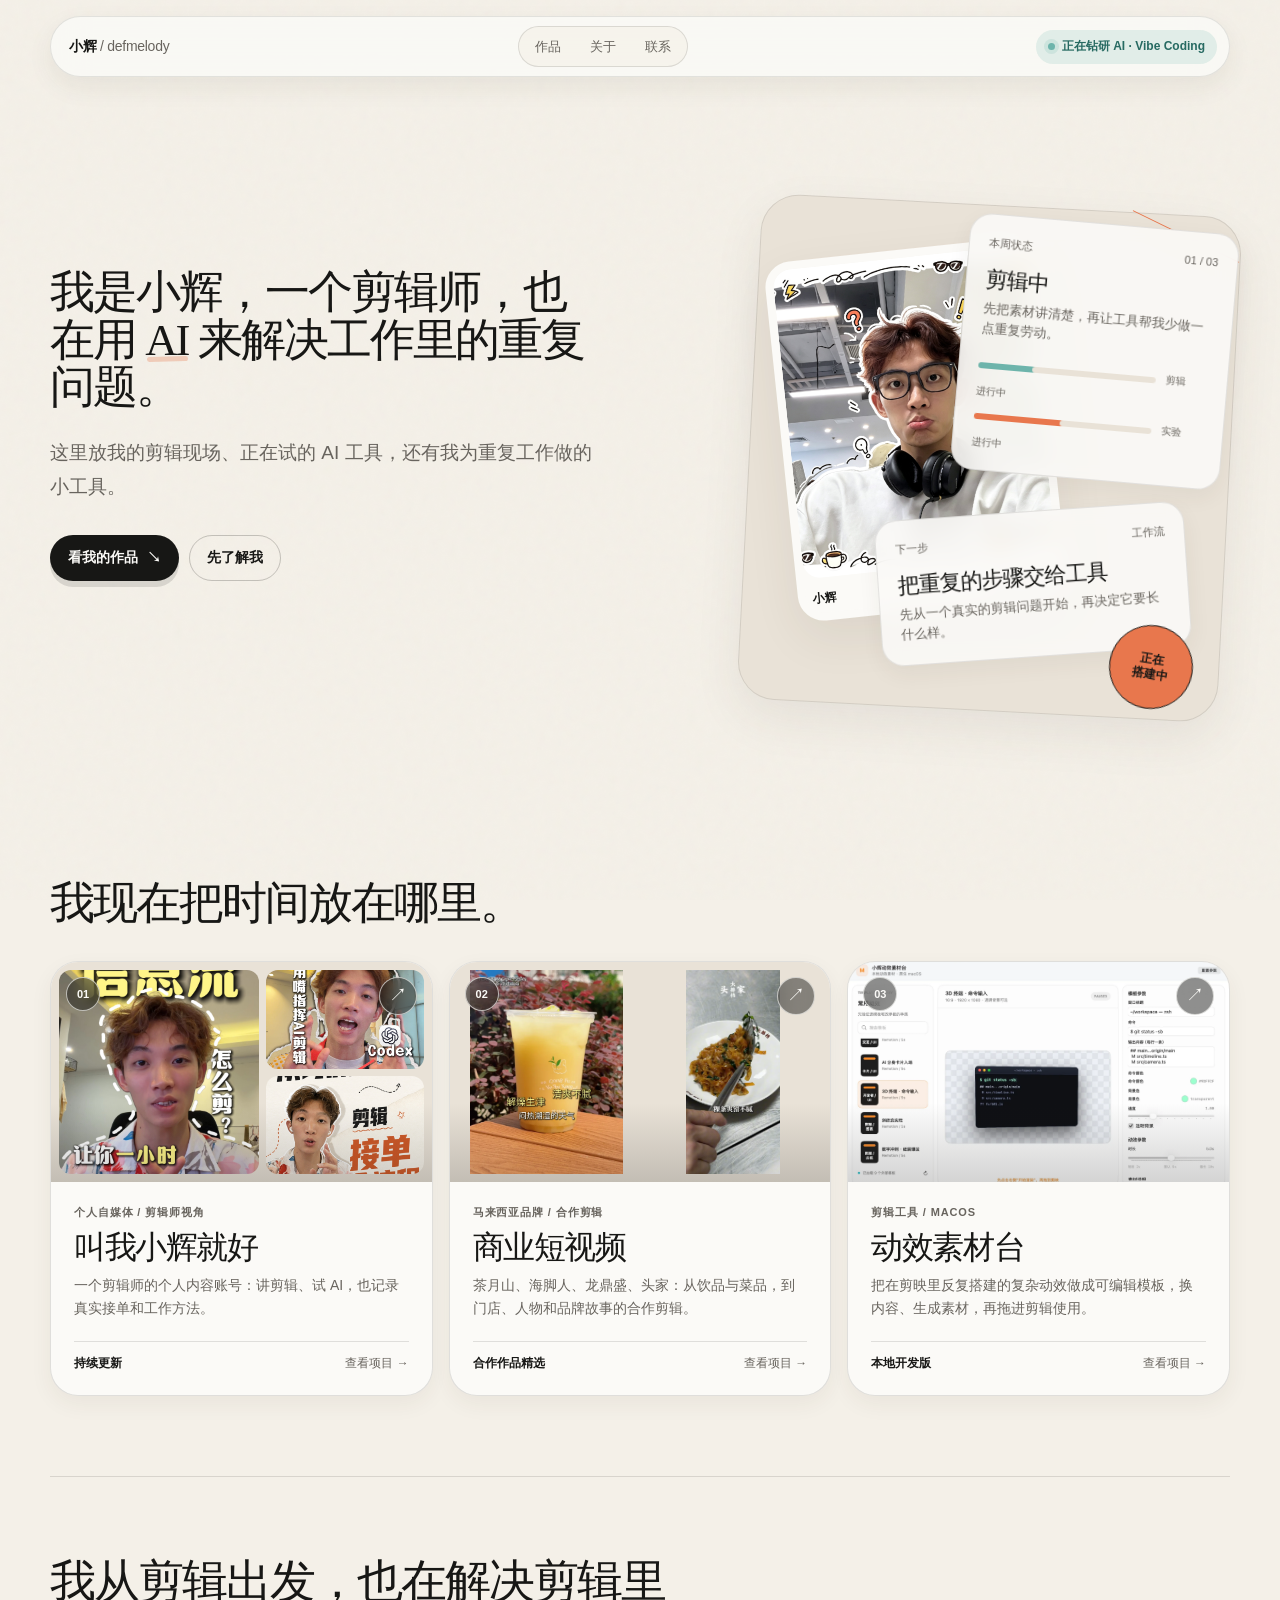
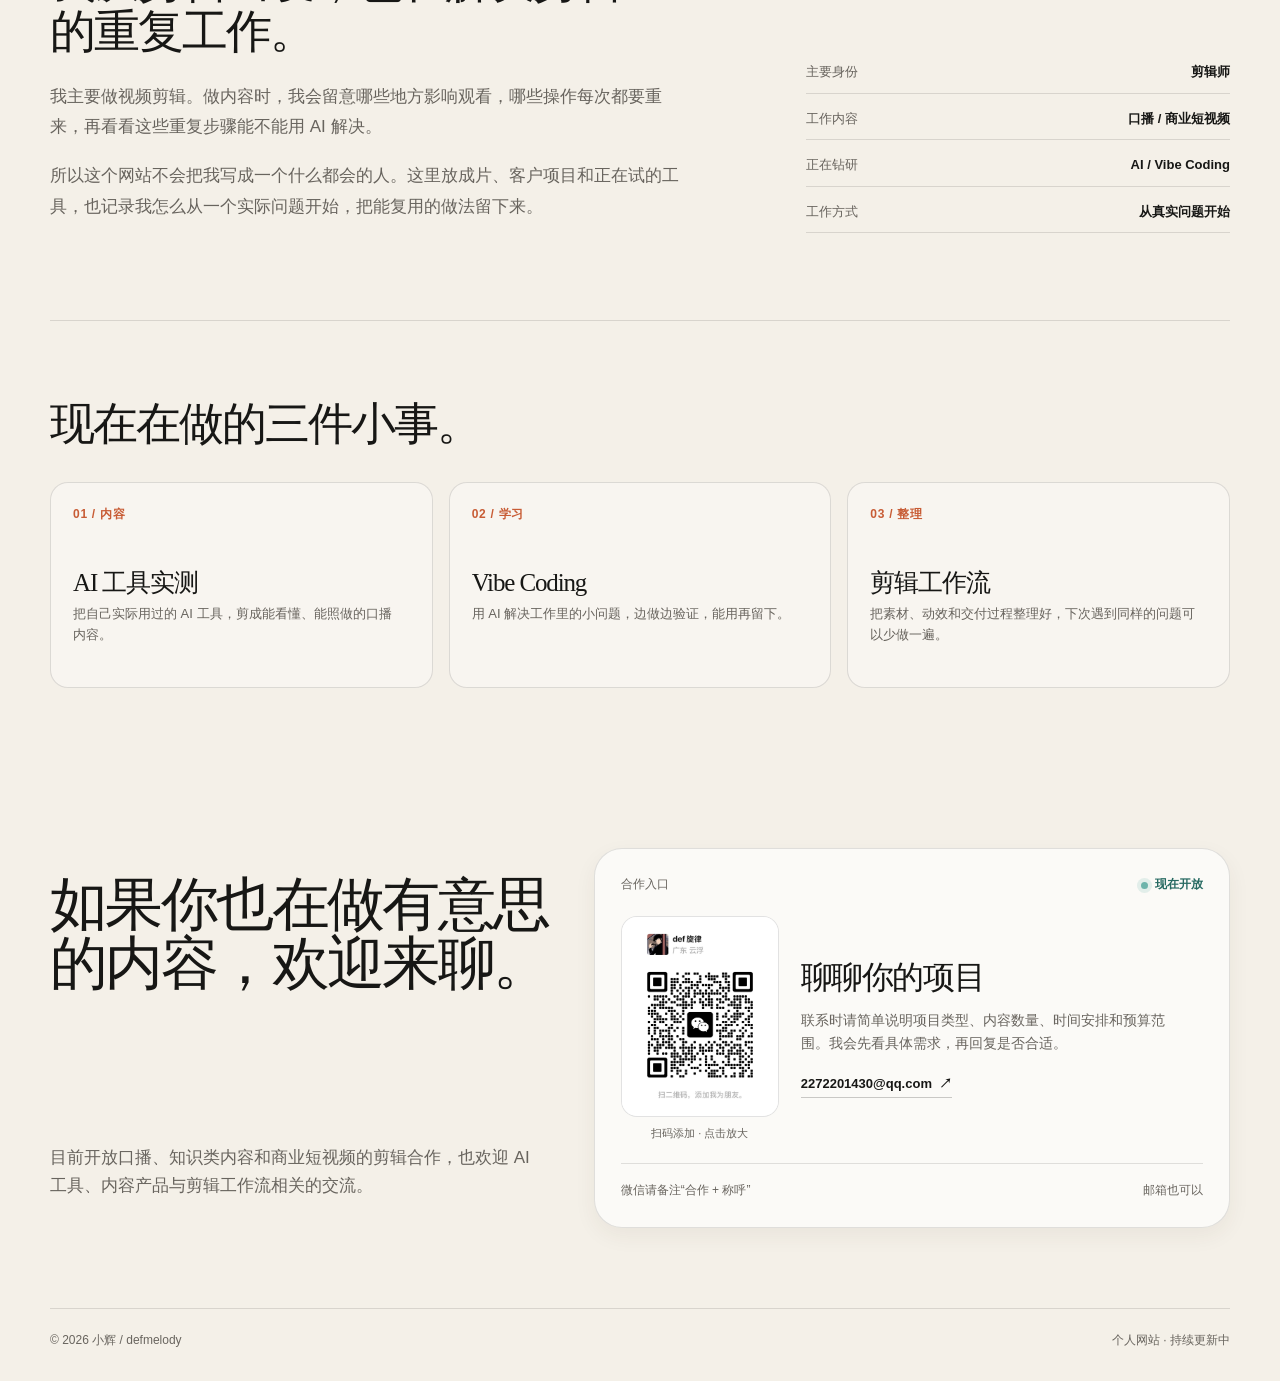
<file: index.html>
<!doctype html>
<html lang="zh-CN">
  <head>
    <meta charset="utf-8">
    <meta name="viewport" content="width=device-width, initial-scale=1">
    <meta name="theme-color" content="#f4f0e8">
    <meta name="description" content="小辉的个人网站：剪辑、AI 实践，以及用工具解决剪辑工作里的重复问题。">
    <title>小辉 / 剪辑与工具实践</title>
    <link rel="icon" href="assets/favicon.svg" type="image/svg+xml">
    <link rel="stylesheet" href="styles.css?v=20261008-avatar-restored">
  </head>
  <body class="site-home">
    <header class="topbar" aria-label="主导航">
      <a class="brand" href="#top" aria-label="返回首页">
        <span>小辉 <em>/ defmelody</em></span>
      </a>
      <nav class="nav" aria-label="页面导航">
        <a href="#work">作品</a>
        <a href="#about">关于</a>
        <a href="#contact">联系</a>
      </nav>
      <div class="status-pill"><span class="status-dot" aria-hidden="true"></span>正在钻研 AI · Vibe Coding</div>
    </header>

    <main id="top" class="page-shell">
      <section class="hero" aria-labelledby="hero-title">
        <div class="hero-copy">
          <h1 id="hero-title">我是小辉，一个<span class="keep-word">剪辑师</span>，也在用 <span class="accent">AI</span> 来解决工作里的重复问题。</h1>
          <p class="hero-lede">这里放我的剪辑现场、正在试的 AI 工具，还有我为重复工作做的小工具。</p>
          <div class="hero-actions">
            <a class="button button-primary" href="#work">看我的作品 <span aria-hidden="true">↘</span></a>
            <a class="button button-secondary" href="#about">先了解我</a>
          </div>
        </div>

        <div class="desk-scene" data-tilt aria-label="小辉的头像与工作台卡片">
          <div class="desk-board" aria-hidden="true"></div>
          <div class="desk-line" aria-hidden="true"></div>

          <figure class="avatar-card">
            <img src="assets/avatar.jpg" alt="小辉的头像" fetchpriority="high">
            <figcaption class="avatar-caption"><strong>小辉</strong><span>剪辑 / 学习中</span></figcaption>
          </figure>

          <article class="scene-card scene-card-top">
            <div class="card-meta"><span>本周状态</span><span>01 / 03</span></div>
            <h3>剪辑中</h3>
            <p>先把素材讲清楚，再让工具帮我少做一点重复劳动。</p>
            <div class="mini-bars" aria-hidden="true">
              <div class="mini-bar"><span>剪辑</span><span>进行中</span></div>
              <div class="mini-bar"><span>实验</span><span>进行中</span></div>
            </div>
          </article>

          <article class="scene-card scene-card-bottom">
            <div class="card-meta"><span>下一步</span><span>工作流</span></div>
            <h3>把重复的步骤交给工具</h3>
            <p>先从一个真实的剪辑问题开始，再决定它要长什么样。</p>
          </article>

          <div class="scene-sticker" aria-hidden="true">正在<br>搭建中</div>
        </div>
      </section>

      <section id="work" class="section" aria-labelledby="work-title">
        <div class="section-head">
          <div>
            <h2 id="work-title">我现在把时间放在哪里。</h2>
          </div>
        </div>
        <div id="project-grid" class="project-grid" aria-live="polite"></div>
        <noscript><p class="detail-note">打开 JavaScript 后可以查看项目卡片与详情页。</p></noscript>
      </section>

      <section id="about" class="about-section" aria-labelledby="about-title">
        <div class="about-copy">
          <div>
            <h2 id="about-title">我从剪辑出发，也在解决剪辑里的重复工作。</h2>
            <p>我主要做视频剪辑。做内容时，我会留意哪些地方影响观看，哪些操作每次都要重来，再看看这些重复步骤能不能用 AI 解决。</p>
            <p>所以这个网站不会把我写成一个什么都会的人。这里放成片、客户项目和正在试的工具，也记录我怎么从一个实际问题开始，把能复用的做法留下来。</p>
          </div>
          <div class="about-index" aria-label="当前工作方向">
            <div class="about-index-row"><span>主要身份</span><strong>剪辑师</strong></div>
            <div class="about-index-row"><span>工作内容</span><strong>口播 / 商业短视频</strong></div>
            <div class="about-index-row"><span>正在钻研</span><strong>AI / Vibe Coding</strong></div>
            <div class="about-index-row"><span>工作方式</span><strong>从真实问题开始</strong></div>
          </div>
        </div>
      </section>

      <section class="section now-section" aria-labelledby="now-title">
        <div class="section-head">
          <div>
            <h2 id="now-title">现在在做的三件小事。</h2>
          </div>
        </div>
        <div class="now-grid">
          <article class="now-card reveal">
            <span class="now-number">01 / 内容</span>
            <h3>AI 工具实测</h3>
            <p>把自己实际用过的 AI 工具，剪成能看懂、能照做的口播内容。</p>
          </article>
          <article class="now-card reveal">
            <span class="now-number">02 / 学习</span>
            <h3>Vibe Coding</h3>
            <p>用 AI 解决工作里的小问题，边做边验证，能用再留下。</p>
          </article>
          <article class="now-card reveal">
            <span class="now-number">03 / 整理</span>
            <h3>剪辑工作流</h3>
            <p>把素材、动效和交付过程整理好，下次遇到同样的问题可以少做一遍。</p>
          </article>
        </div>
      </section>

      <section id="contact" class="contact-section" aria-labelledby="contact-title">
        <div class="contact-copy">
          <div>
            <h2 id="contact-title">如果你也在做有意思的内容，欢迎来聊。</h2>
          </div>
          <p>目前开放口播、知识类内容和商业短视频的剪辑合作，也欢迎 AI 工具、内容产品与剪辑工作流相关的交流。</p>
        </div>
        <aside class="contact-card" aria-label="合作联系方式">
          <div class="contact-card-top"><span>合作入口</span><span class="contact-card-status"><span class="status-dot" aria-hidden="true"></span>现在开放</span></div>
          <div class="contact-card-body">
            <figure class="contact-qr">
              <button class="contact-qr-link" type="button" data-open-qr aria-label="在当前页面放大小辉的微信二维码">
                <img src="assets/wechat-contact.jpg" alt="小辉的微信二维码" loading="lazy">
              </button>
              <figcaption>扫码添加 · 点击放大</figcaption>
            </figure>
            <div class="contact-details">
              <h3>聊聊你的项目</h3>
              <p>联系时请简单说明项目类型、内容数量、时间安排和预算范围。我会先看具体需求，再回复是否合适。</p>
              <a class="contact-email" href="mailto:2272201430@qq.com">2272201430@qq.com <span aria-hidden="true">↗</span></a>
            </div>
          </div>
          <div class="contact-card-bottom"><span>微信请备注“合作 + 称呼”</span><span>邮箱也可以</span></div>
        </aside>
      </section>

      <dialog id="wechat-lightbox" class="contact-lightbox" aria-labelledby="wechat-lightbox-title">
        <div class="contact-lightbox-panel">
          <div class="contact-lightbox-head">
            <div>
              <span class="contact-lightbox-kicker">微信联系</span>
              <h2 id="wechat-lightbox-title">扫码添加小辉</h2>
            </div>
            <button class="contact-lightbox-close" type="button" data-close-qr aria-label="关闭二维码大图">×</button>
          </div>
          <img src="assets/wechat-contact.jpg" alt="小辉的微信二维码大图">
          <p>添加时请备注“合作 + 你的称呼”</p>
        </div>
      </dialog>
    </main>

    <footer class="footer">
      <span>© 2026 小辉 / defmelody</span>
      <span>个人网站 · 持续更新中</span>
    </footer>

    <script src="site.js?v=20261008-review" defer></script>
  </body>
</html>
</file>
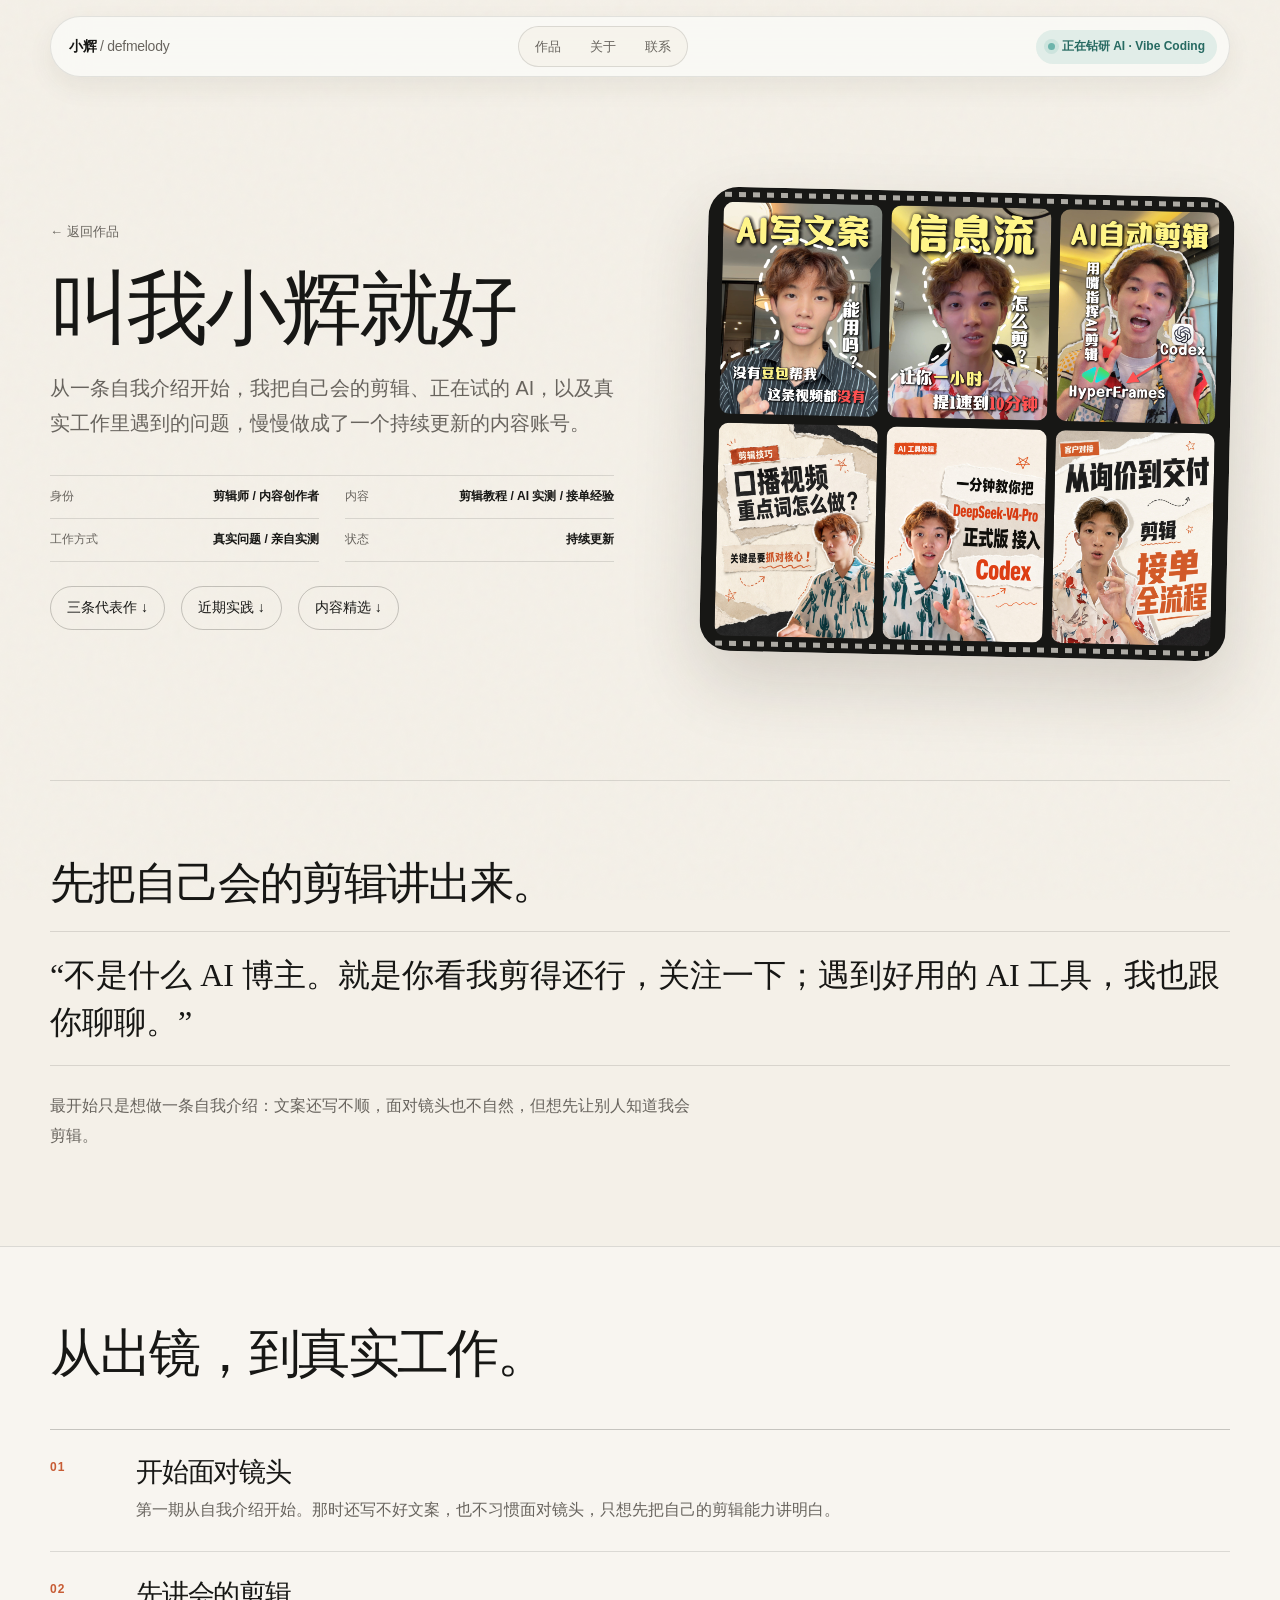
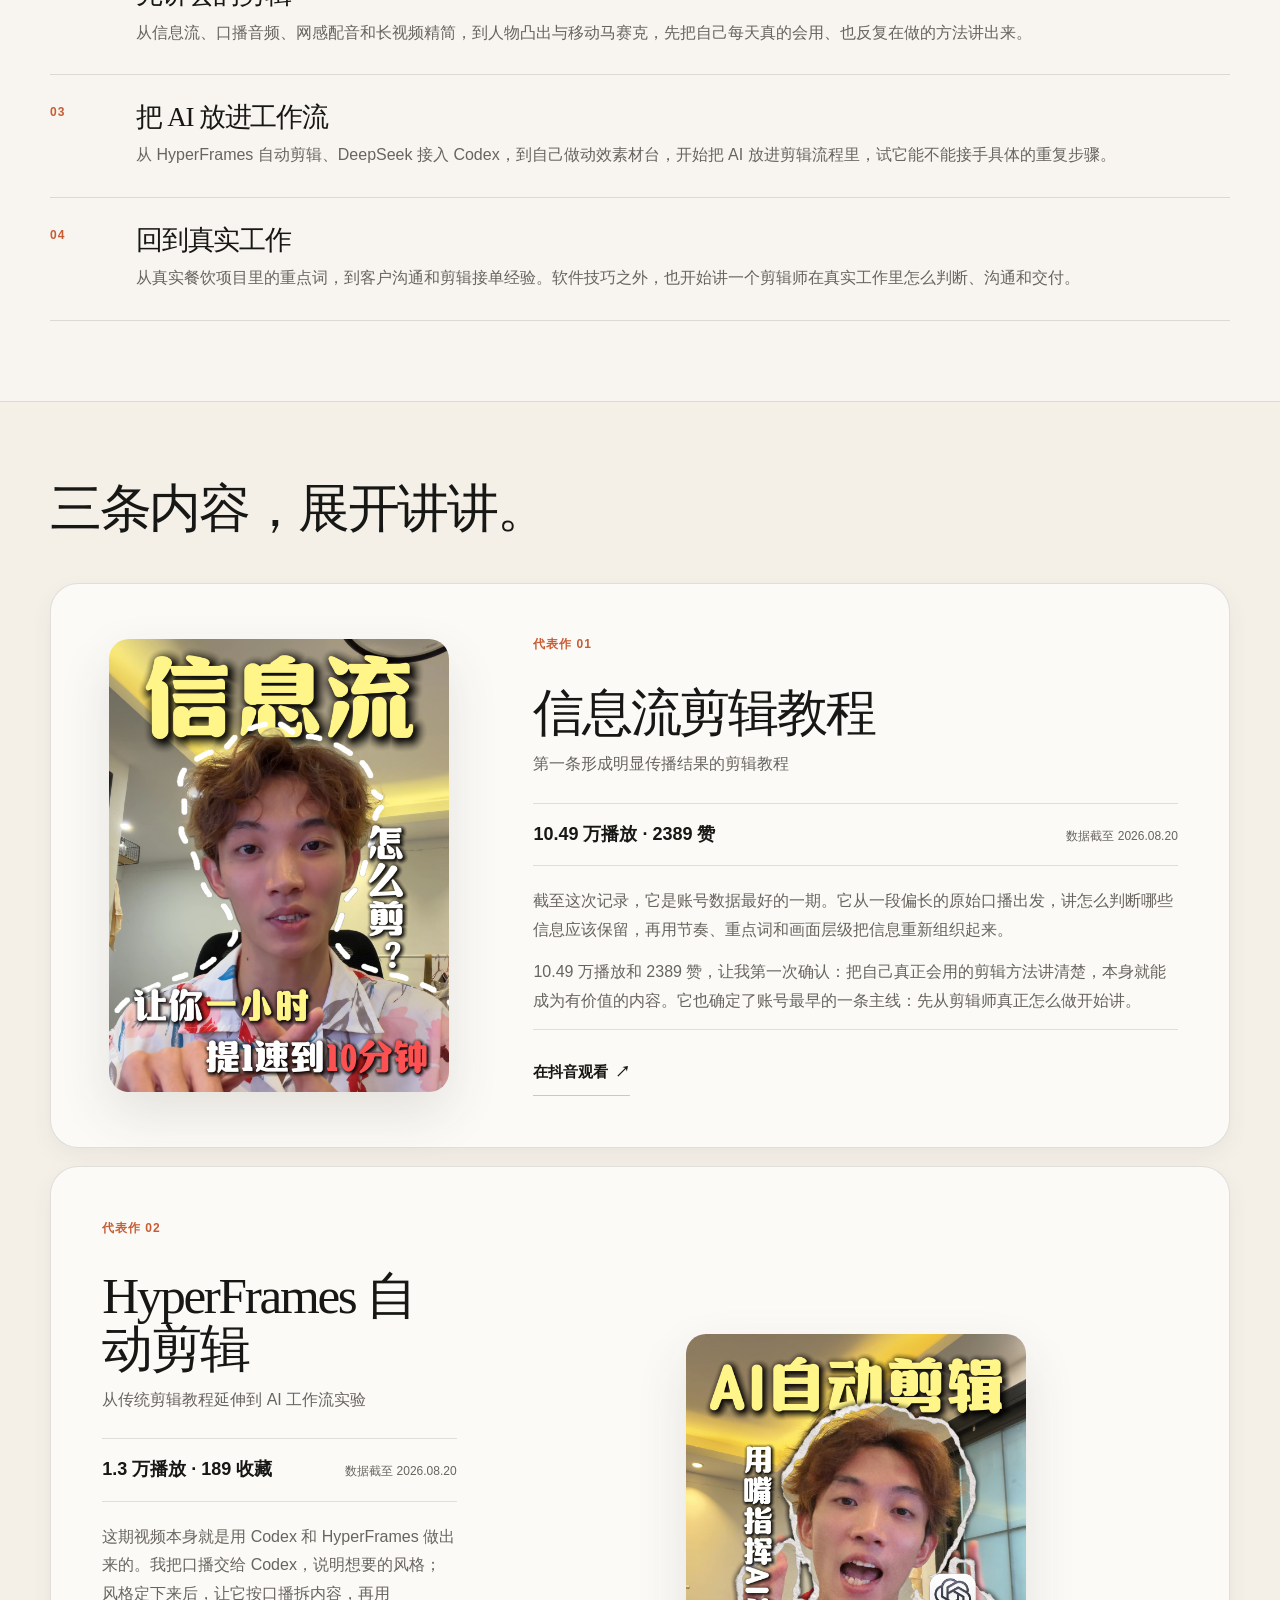
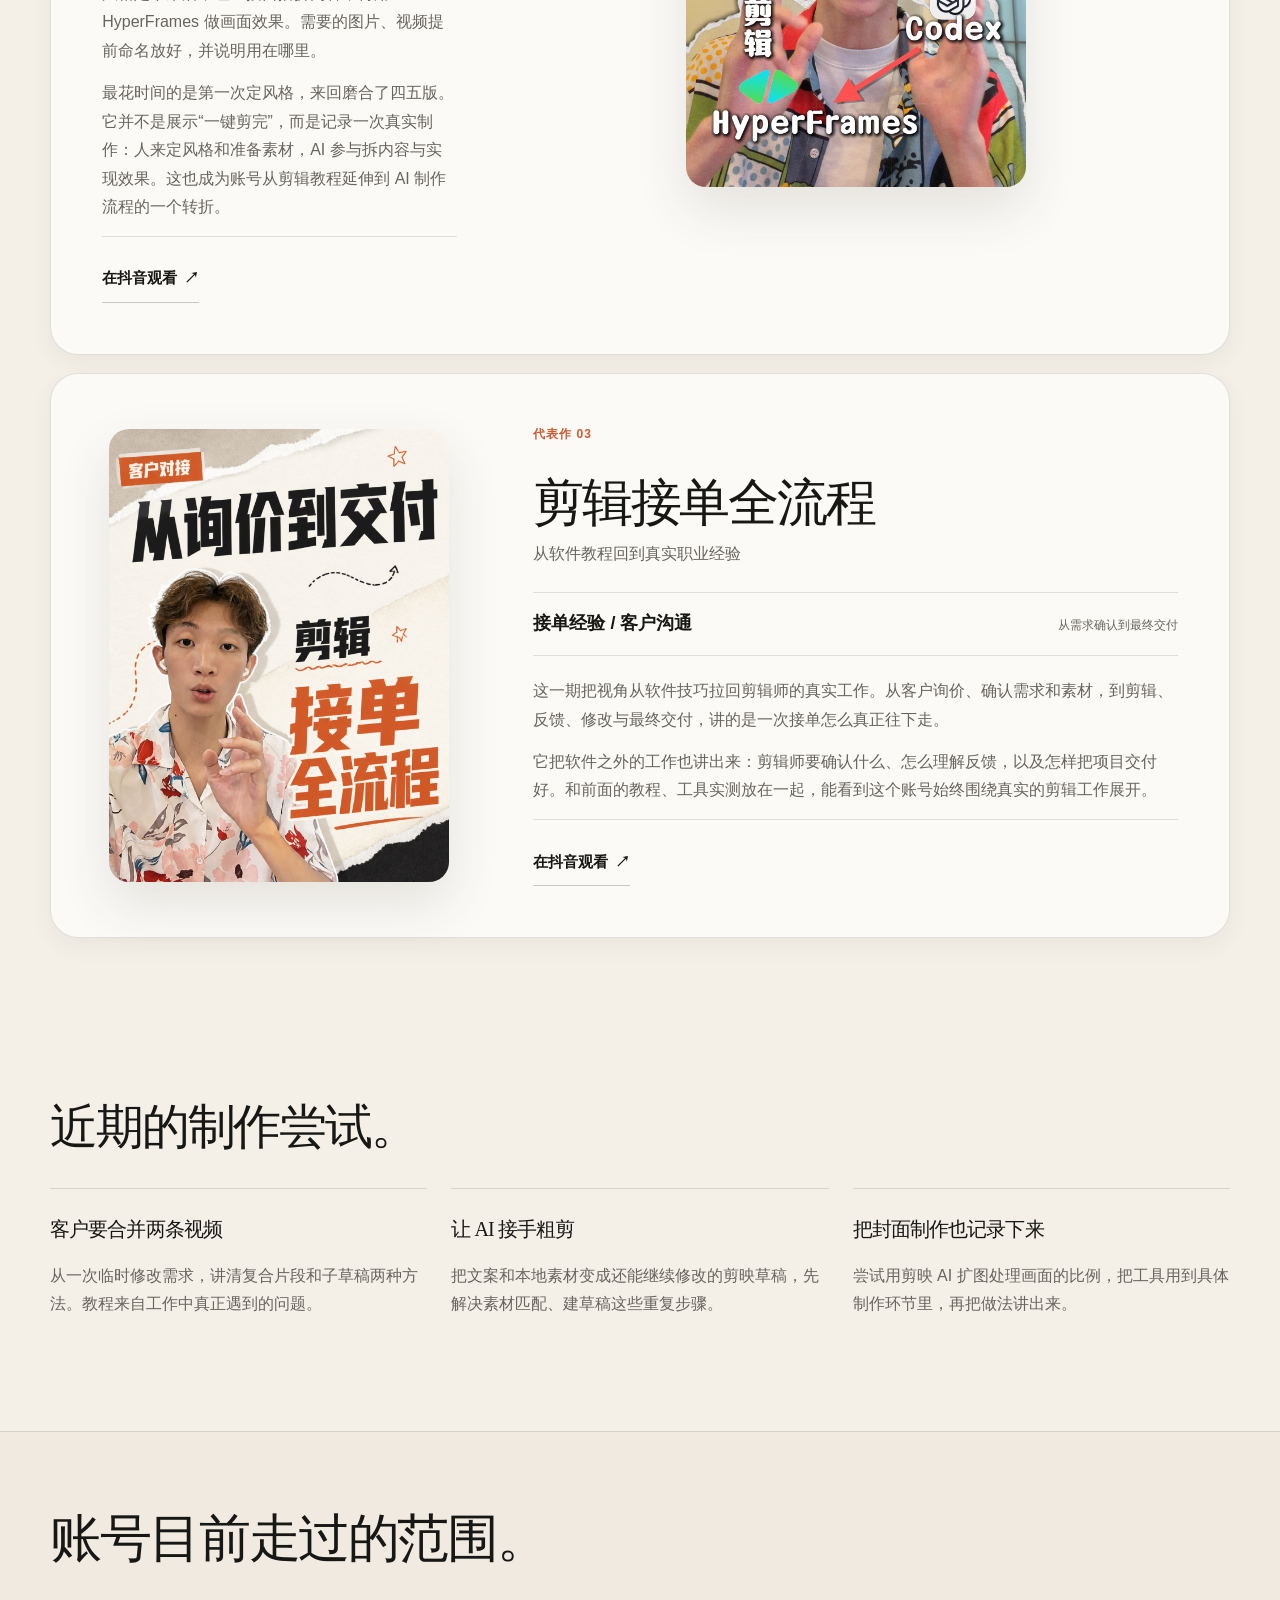
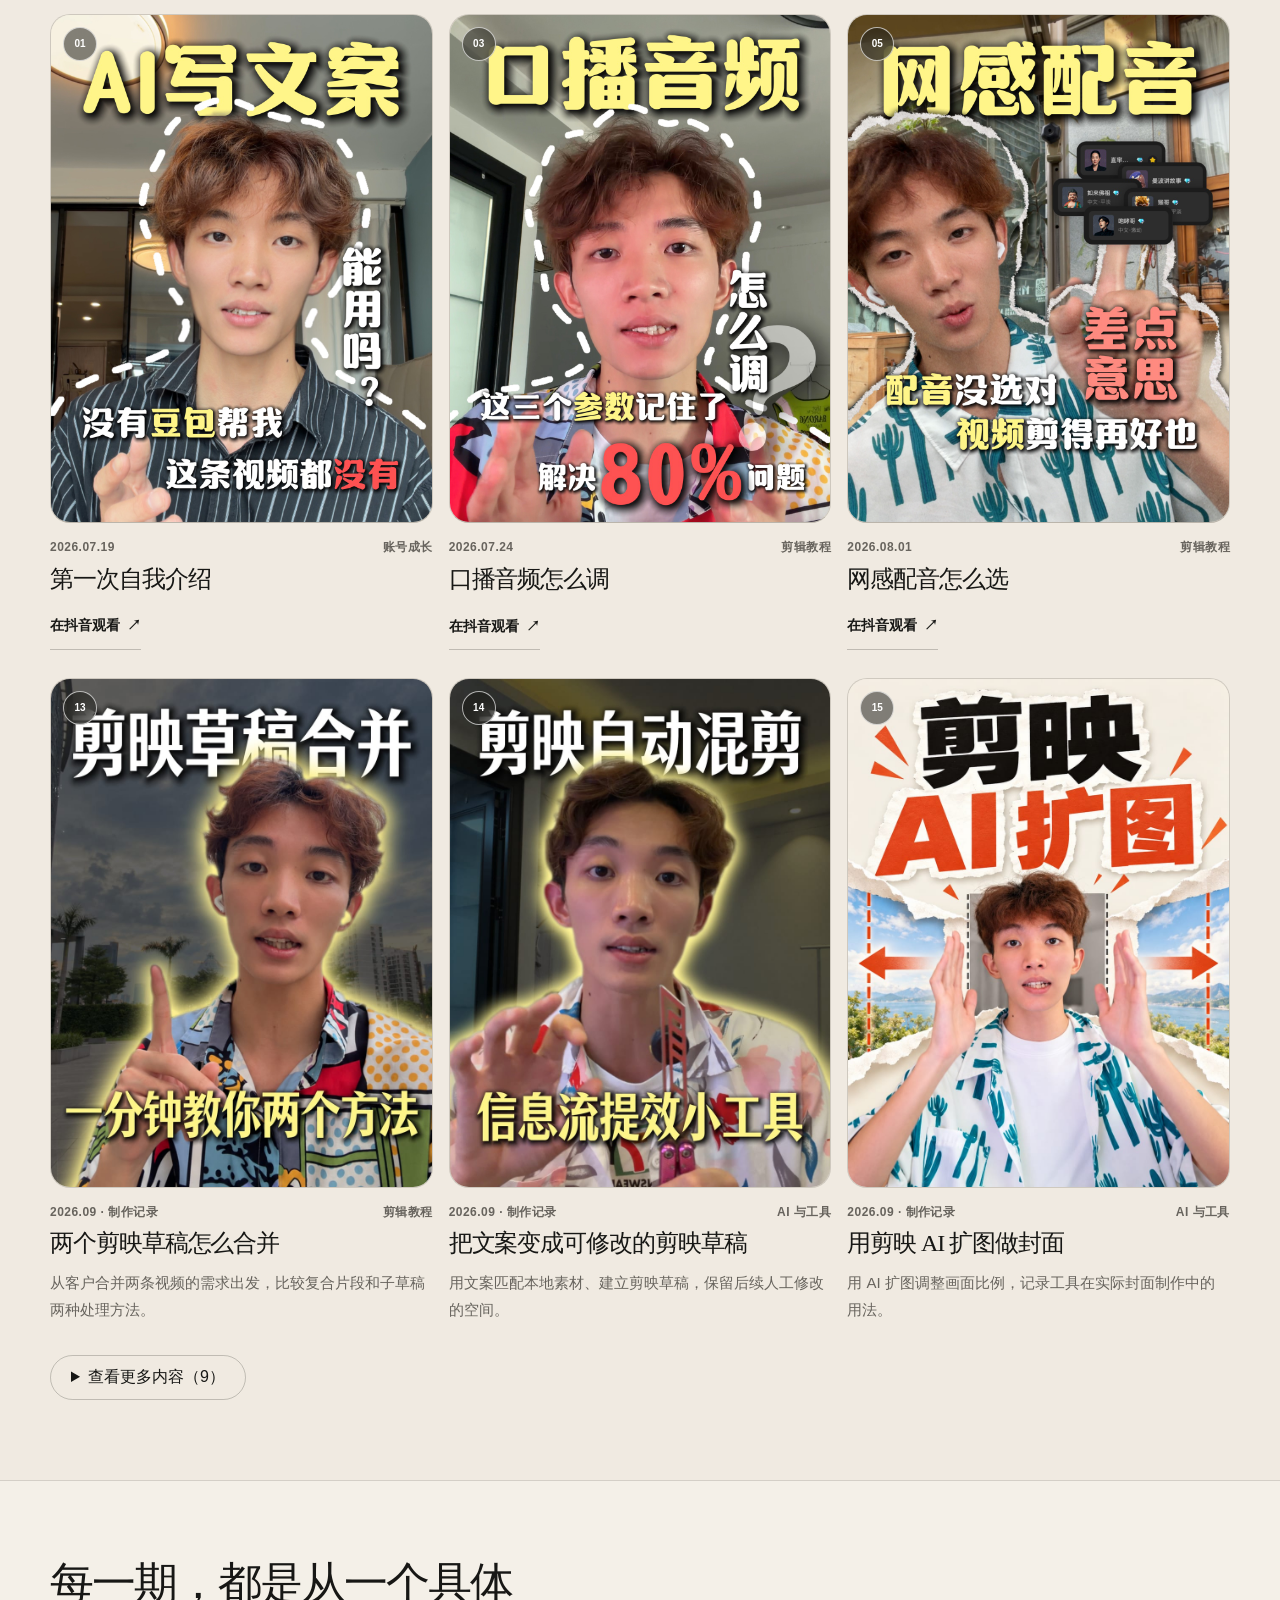
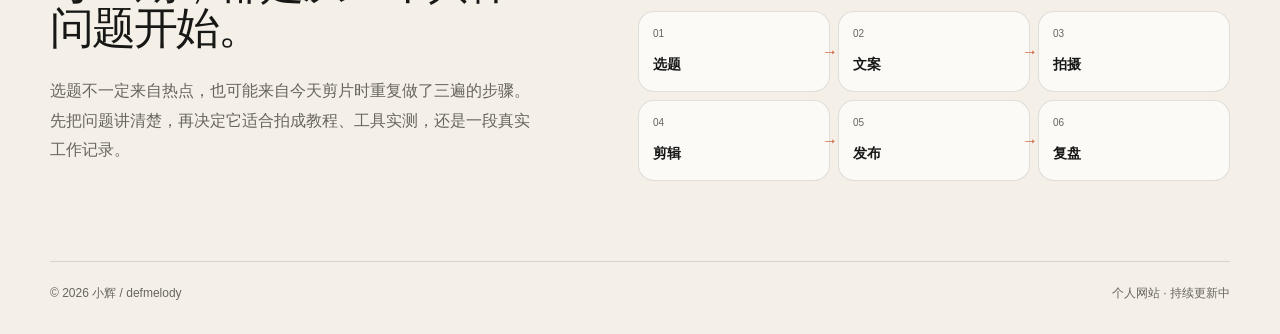
<file: projects/ai-koubo.html>
<!doctype html>
<html lang="zh-CN">
  <head>
    <meta charset="utf-8">
    <meta name="viewport" content="width=device-width, initial-scale=1">
    <meta name="theme-color" content="#f4f0e8">
    <meta name="robots" content="noindex">
    <meta http-equiv="refresh" content="0; url=xiaohui-account.html">
    <meta name="description" content="该项目已更名为“叫我小辉就好”。">
    <title>正在前往“叫我小辉就好” — 小辉</title>
    <link rel="icon" href="../assets/favicon.svg" type="image/svg+xml">
    <link rel="stylesheet" href="../styles.css?v=20260820-case-study">
  </head>
  <body>
    <main class="page-shell" style="padding: 160px 0;">
      <p>项目已经更名为“叫我小辉就好”，正在前往新页面。</p>
      <p><a href="xiaohui-account.html">如果没有自动跳转，请点击这里。</a></p>
    </main>
    <script>window.location.replace("xiaohui-account.html");</script>
  </body>
</html>
</file>
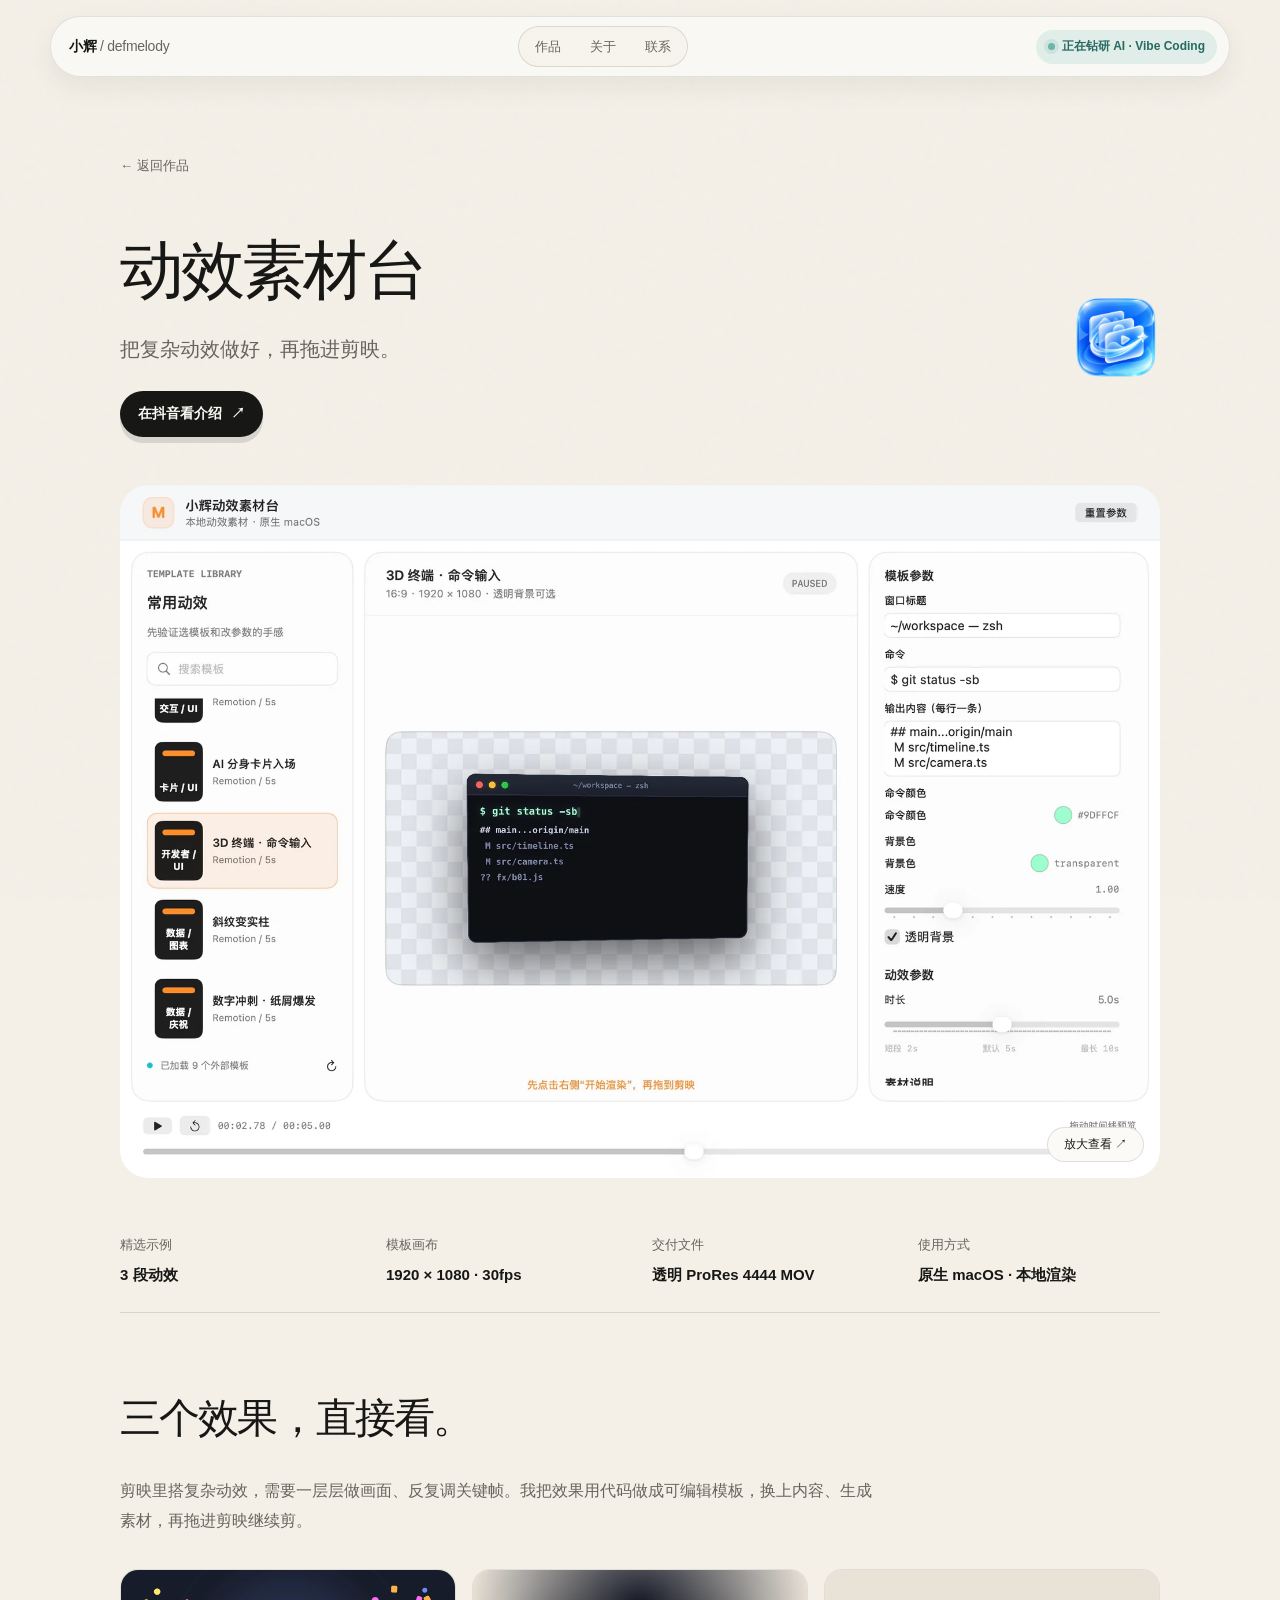
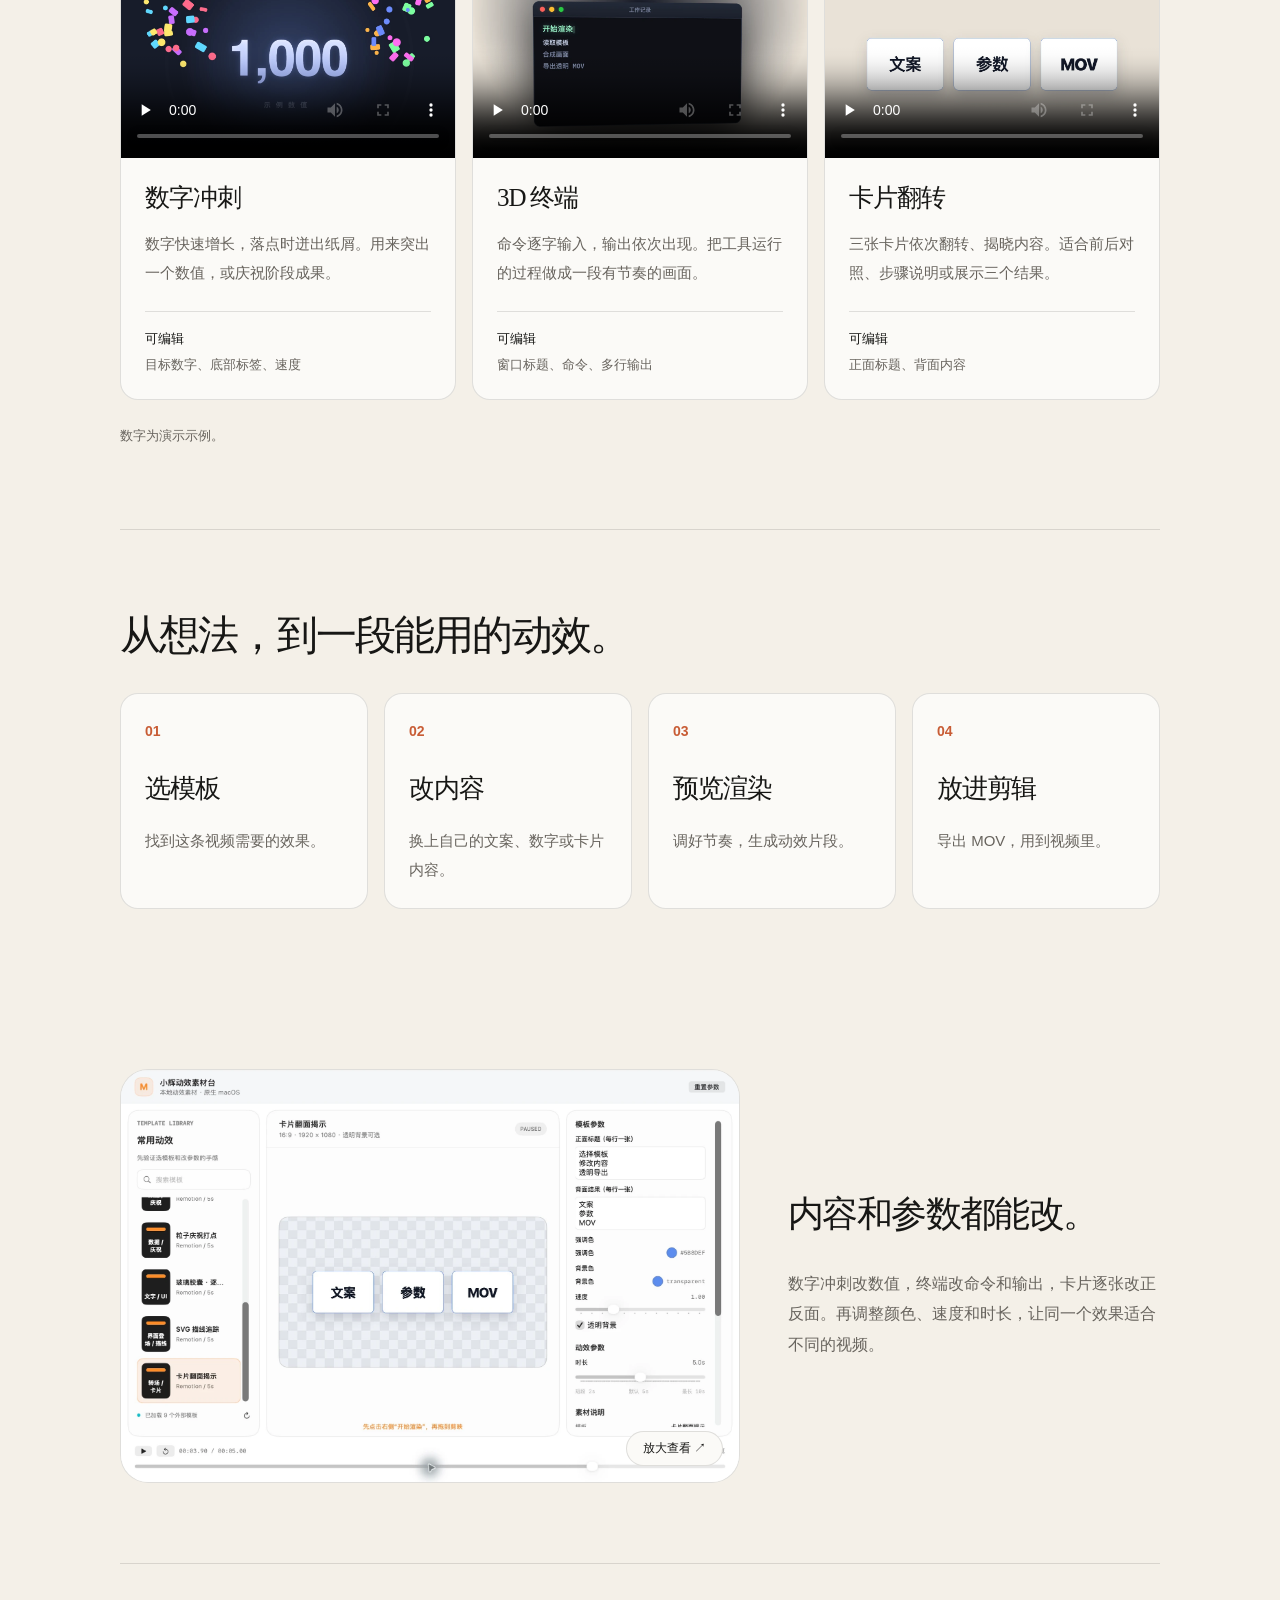
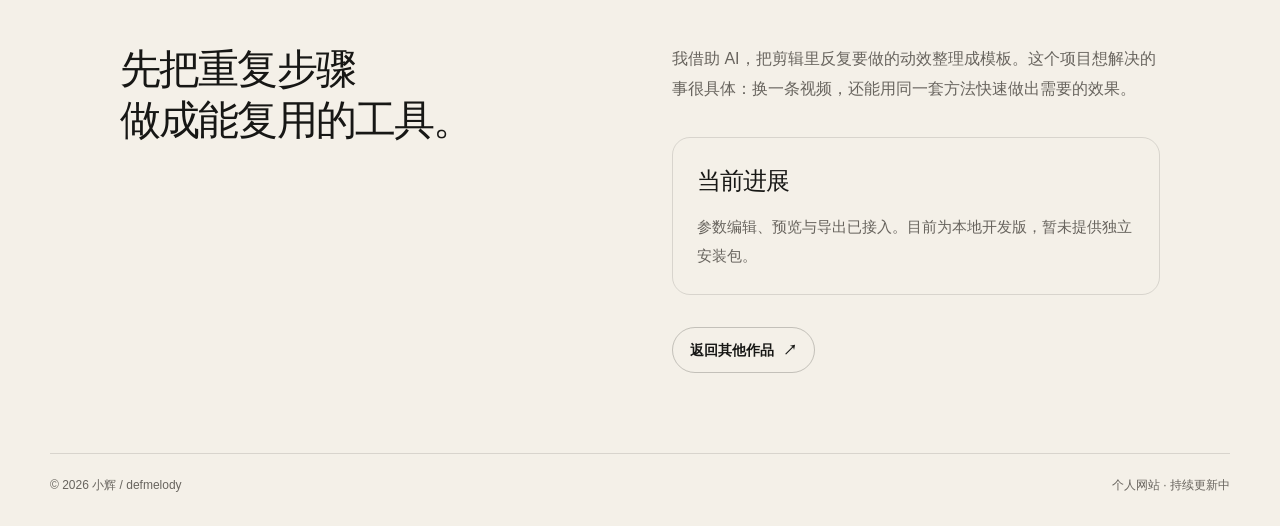
<file: projects/motion-library.html>
<!doctype html>
<html lang="zh-CN">
  <head>
    <meta charset="utf-8">
    <meta name="viewport" content="width=device-width, initial-scale=1">
    <meta name="theme-color" content="#f4f0e8">
    <meta name="description" content="动效素材台：把在剪映里反复搭建的复杂动效用代码做成模板，改内容、生成透明素材，再拖进剪映使用。">
    <title>动效素材台 — 小辉</title>
    <link rel="icon" href="../assets/favicon.svg" type="image/svg+xml">
    <link rel="stylesheet" href="../styles.css?v=20261008-review">
  </head>
  <body class="project-page" data-page="project" data-project="motion-library">
    <header class="topbar" aria-label="主导航">
      <a class="brand" href="../index.html#top" aria-label="返回首页"><span>小辉 <em>/ defmelody</em></span></a>
      <nav class="nav" aria-label="页面导航"><a href="../index.html#work">作品</a><a href="../index.html#about">关于</a><a href="../index.html#contact">联系</a></nav>
      <div class="status-pill"><span class="status-dot" aria-hidden="true"></span>正在钻研 AI · Vibe Coding</div>
    </header>
    <main id="project-root"><div class="page-shell"><p class="detail-note">正在加载项目内容……</p><noscript><p>请打开 JavaScript 查看项目介绍，或<a href="../index.html#work">返回作品</a>。</p></noscript></div></main>
    <footer class="footer"><span>© 2026 小辉 / defmelody</span><span>个人网站 · 持续更新中</span></footer>
    <script src="../site.js?v=20261008-review" defer></script>
  </body>
</html>
</file>
<file: styles.css>
:root {
  --paper: #f4f0e8;
  --paper-deep: #e9e2d7;
  --card: #fbfaf7;
  --ink: #171715;
  --muted: #68645e;
  --line: rgba(23, 23, 21, 0.12);
  --line-strong: rgba(23, 23, 21, 0.22);
  --accent: #e8774d;
  --accent-deep: #c85c35;
  --teal: #6db4ab;
  --shadow: 0 18px 48px rgba(63, 50, 34, 0.08);
  --shadow-soft: 0 8px 22px rgba(63, 50, 34, 0.06);
  --radius-lg: 28px;
  --radius-md: 18px;
  --content: 1180px;
  --section-space: 80px;
  --ease: cubic-bezier(0.22, 0.75, 0.28, 1);
}

* {
  box-sizing: border-box;
}

html {
  scroll-behavior: smooth;
}

body {
  margin: 0;
  min-width: 0;
  color: var(--ink);
  background: var(--paper);
  font-family: -apple-system, BlinkMacSystemFont, "SF Pro Text", "PingFang SC", "Helvetica Neue", Arial, sans-serif;
  font-size: 16px;
  line-height: 1.65;
  text-rendering: optimizeLegibility;
}

body::before {
  position: fixed;
  z-index: -1;
  inset: 0;
  pointer-events: none;
  content: "";
  opacity: 0.34;
  background-image: url("data:image/svg+xml,%3Csvg viewBox='0 0 120 120' xmlns='http://www.w3.org/2000/svg'%3E%3Cfilter id='noise'%3E%3CfeTurbulence type='fractalNoise' baseFrequency='.85' numOctaves='3' stitchTiles='stitch'/%3E%3C/filter%3E%3Crect width='100%25' height='100%25' filter='url(%23noise)' opacity='.08'/%3E%3C/svg%3E");
  mix-blend-mode: multiply;
}

img,
video {
  display: block;
  max-width: 100%;
}

img {
  height: auto;
}

a {
  color: inherit;
  text-decoration: none;
}

button,
a {
  -webkit-tap-highlight-color: transparent;
}

button:focus-visible,
a:focus-visible {
  outline: 3px solid var(--accent);
  outline-offset: 4px;
}

p,
h1,
h2,
h3,
ul {
  margin-top: 0;
}

h1,
h2,
h3 {
  font-family: "Iowan Old Style", "Songti SC", "Noto Serif CJK SC", "STSong", serif;
  font-weight: 500;
  letter-spacing: -0.045em;
  text-wrap: pretty;
}

p {
  text-wrap: pretty;
}

.topbar {
  position: fixed;
  z-index: 20;
  top: 16px;
  left: 50%;
  display: flex;
  align-items: center;
  justify-content: space-between;
  gap: 20px;
  width: min(calc(100% - 40px), var(--content));
  min-height: 58px;
  padding: 9px 12px 9px 18px;
  border: 1px solid rgba(23, 23, 21, 0.1);
  border-radius: 999px;
  background: rgba(251, 250, 247, 0.82);
  box-shadow: 0 10px 26px rgba(63, 50, 34, 0.07);
  transform: translateX(-50%);
  backdrop-filter: blur(18px) saturate(1.06);
}

.brand {
  display: inline-flex;
  align-items: center;
  min-width: max-content;
  font-size: 14px;
  font-weight: 650;
  letter-spacing: -0.02em;
}

.brand em {
  color: var(--muted);
  font-style: normal;
  font-weight: 450;
}

.nav {
  display: flex;
  align-items: center;
  gap: 3px;
  padding: 3px;
  border: 1px solid var(--line);
  border-radius: 999px;
  background: rgba(244, 240, 232, 0.68);
}

.nav a {
  padding: 6px 13px;
  border-radius: 999px;
  color: var(--muted);
  font-size: 13px;
  transition: color 180ms var(--ease), background-color 180ms var(--ease), transform 180ms var(--ease);
}

.nav a:hover {
  color: var(--ink);
  background: var(--card);
}

.nav a:active {
  transform: scale(0.96);
}

.status-pill {
  display: inline-flex;
  align-items: center;
  gap: 7px;
  min-width: max-content;
  padding: 7px 12px;
  border-radius: 999px;
  color: #276a62;
  background: rgba(109, 180, 171, 0.18);
  font-size: 12px;
  font-weight: 600;
}

.status-dot {
  width: 7px;
  height: 7px;
  border-radius: 50%;
  background: var(--teal);
  box-shadow: 0 0 0 4px rgba(109, 180, 171, 0.18);
}

.page-shell {
  width: min(calc(100% - 48px), var(--content));
  margin: 0 auto;
}

.hero {
  display: grid;
  grid-template-columns: minmax(0, 1fr) minmax(430px, 0.9fr);
  align-items: center;
  gap: clamp(38px, 7vw, 112px);
  min-height: 800px;
  padding: 154px 0 72px;
}

.eyebrow,
.section-label,
.detail-kicker {
  display: inline-flex;
  align-items: center;
  gap: 9px;
  margin-bottom: 20px;
  color: var(--muted);
  font-size: 12px;
  font-weight: 700;
  letter-spacing: 0.08em;
  line-height: 1.4;
  text-transform: uppercase;
}

.eyebrow::before,
.section-label::before,
.detail-kicker::before {
  display: inline-block;
  width: 22px;
  height: 1px;
  content: "";
  background: var(--accent);
}

.hero h1 {
  max-width: 700px;
  margin-bottom: 25px;
  font-size: clamp(36px, 3.5vw, 54px);
  line-height: 1.06;
}

.hero h1 .accent {
  position: relative;
  display: inline;
  white-space: nowrap;
}

.keep-word { white-space: nowrap; }

.hero h1 .accent::after {
  position: absolute;
  right: 0.03em;
  bottom: 0.04em;
  left: 0.03em;
  height: 0.12em;
  border-radius: 999px;
  content: "";
  background: rgba(232, 119, 77, 0.3);
  transform: rotate(-1.5deg);
  transform-origin: left center;
}

.hero-lede {
  max-width: 560px;
  margin-bottom: 32px;
  color: var(--muted);
  font-size: clamp(16px, 1.55vw, 19px);
  line-height: 1.75;
}

.hero-actions {
  display: flex;
  flex-wrap: wrap;
  align-items: center;
  gap: 10px;
  margin-bottom: 32px;
}

.button {
  display: inline-flex;
  align-items: center;
  justify-content: center;
  gap: 9px;
  min-height: 46px;
  padding: 10px 17px;
  border: 1px solid transparent;
  border-radius: 999px;
  font-size: 14px;
  font-weight: 700;
  transition: transform 200ms var(--ease), color 200ms var(--ease), background-color 200ms var(--ease), border-color 200ms var(--ease), box-shadow 200ms var(--ease);
}

.button-primary {
  color: var(--card);
  background: var(--ink);
  box-shadow: 0 6px 0 rgba(23, 23, 21, 0.12);
}

.button-primary:hover {
  background: var(--accent-deep);
  box-shadow: 0 8px 18px rgba(200, 92, 53, 0.2);
  transform: translateY(-2px);
}

.button-secondary {
  border-color: var(--line-strong);
  color: var(--ink);
  background: transparent;
}

.button-secondary:hover {
  border-color: var(--ink);
  background: var(--card);
  transform: translateY(-2px);
}

.button:active {
  box-shadow: none;
  transform: translateY(1px) scale(0.98);
}

.hero-note {
  display: flex;
  align-items: center;
  gap: 12px;
  color: var(--muted);
  font-size: 13px;
}

.hero-note-mark {
  display: inline-flex;
  width: 25px;
  height: 25px;
  align-items: center;
  justify-content: center;
  border: 1px solid var(--line-strong);
  border-radius: 50%;
  color: var(--accent-deep);
  font-size: 14px;
}

.desk-scene {
  position: relative;
  min-height: 540px;
  isolation: isolate;
  transform: perspective(1100px) rotateX(var(--tilt-y, 0deg)) rotateY(var(--tilt-x, 0deg));
  transition: transform 380ms var(--ease);
  will-change: transform;
}

.desk-board {
  position: absolute;
  z-index: -1;
  inset: 34px 0 0 36px;
  border: 1px solid rgba(23, 23, 21, 0.1);
  border-radius: 38px;
  background: var(--paper-deep);
  box-shadow: var(--shadow);
  transform: rotate(3deg);
}

.desk-line {
  position: absolute;
  z-index: -1;
  top: 12%;
  right: -3%;
  width: 118px;
  height: 1px;
  background: var(--accent);
  transform: rotate(26deg);
}

.desk-label {
  position: absolute;
  top: 2px;
  left: 6px;
  color: var(--muted);
  font-size: 11px;
  letter-spacing: 0.12em;
  text-transform: uppercase;
}

.avatar-card {
  position: absolute;
  top: 62px;
  left: 28px;
  width: min(58%, 270px);
  overflow: hidden;
  border: 8px solid var(--card);
  border-radius: 26px;
  background: var(--card);
  box-shadow: var(--shadow);
  transform: rotate(-6deg);
  transition: transform 380ms var(--ease), box-shadow 380ms var(--ease);
}

.avatar-card:hover {
  box-shadow: 0 24px 46px rgba(63, 50, 34, 0.14);
  transform: rotate(-3deg) translateY(-6px);
}

.avatar-card img {
  width: 100%;
  aspect-ratio: 0.82;
  object-fit: cover;
  object-position: center;
  border-radius: 18px;
  background: var(--paper-deep);
}

.avatar-caption {
  display: flex;
  align-items: center;
  justify-content: space-between;
  padding: 11px 6px 4px;
  color: var(--muted);
  font-size: 11px;
}

.avatar-caption strong {
  color: var(--ink);
  font-size: 12px;
  font-weight: 700;
}

.scene-card {
  position: absolute;
  right: 0;
  width: min(54%, 270px);
  padding: 19px;
  border: 1px solid rgba(23, 23, 21, 0.1);
  border-radius: 22px;
  background: rgba(251, 250, 247, 0.88);
  box-shadow: var(--shadow-soft);
  backdrop-filter: blur(12px);
}

.scene-card-top {
  top: 52px;
  transform: rotate(5deg);
}

.scene-card-bottom {
  right: 8%;
  bottom: 54px;
  width: min(63%, 310px);
  transform: rotate(-4deg);
}

.scene-card h3 {
  margin-bottom: 6px;
  font-size: 22px;
  line-height: 1.16;
}

.scene-card p {
  margin-bottom: 0;
  color: var(--muted);
  font-size: 13px;
  line-height: 1.6;
}


.scene-card .card-meta {
  display: flex;
  align-items: center;
  justify-content: space-between;
  margin-bottom: 15px;
  color: var(--muted);
  font-size: 11px;
}

.mini-bars {
  display: grid;
  gap: 8px;
  margin-top: 17px;
}

.mini-bar {
  display: grid;
  grid-template-columns: 1fr 42px;
  align-items: center;
  gap: 10px;
  color: var(--muted);
  font-size: 10px;
}

.mini-bar::before {
  display: block;
  height: 6px;
  border-radius: 999px;
  content: "";
  background: var(--paper-deep);
  box-shadow: inset 54px 0 0 var(--teal);
}

.mini-bar:nth-child(2)::before {
  box-shadow: inset 86px 0 0 var(--accent);
}

.scene-sticker {
  position: absolute;
  right: 7%;
  bottom: 2px;
  display: grid;
  width: 84px;
  height: 84px;
  padding: 10px;
  place-items: center;
  border: 1px solid var(--ink);
  border-radius: 50%;
  color: var(--ink);
  background: var(--accent);
  font-size: 12px;
  font-weight: 800;
  line-height: 1.25;
  text-align: center;
  transform: rotate(9deg);
}

.section {
  padding: var(--section-space) 0;
  scroll-margin-top: 90px;
}

.section-head {
  display: flex;
  align-items: end;
  justify-content: space-between;
  gap: 40px;
  margin-bottom: 34px;
}

.section-head h2 {
  max-width: 640px;
  margin-bottom: 0;
  font-size: clamp(36px, 3.5vw, 52px);
  line-height: 1.05;
}

.section-head p {
  max-width: 310px;
  margin-bottom: 5px;
  color: var(--muted);
  font-size: 14px;
}

.project-grid {
  display: grid;
  grid-template-columns: repeat(12, minmax(0, 1fr));
  gap: 16px;
}

.project-card {
  position: relative;
  display: flex;
  min-height: 430px;
  flex-direction: column;
  overflow: hidden;
  border: 1px solid var(--line);
  border-radius: var(--radius-lg);
  background: var(--card);
  box-shadow: var(--shadow-soft);
  transition: transform 300ms var(--ease), border-color 300ms var(--ease), box-shadow 300ms var(--ease);
}

.project-card:nth-child(1),
.project-card:nth-child(2),
.project-card:nth-child(3) {
  grid-column: span 4;
}

.project-card:hover {
  border-color: rgba(23, 23, 21, 0.26);
  box-shadow: var(--shadow);
  transform: translateY(-5px);
}

.project-card:active {
  transform: translateY(-1px) scale(0.992);
}

.project-media {
  position: relative;
  height: 220px;
  min-height: 220px;
  overflow: hidden;
  background: var(--paper-deep);
}

.project-media::after {
  position: absolute;
  inset: 0;
  content: "";
  background: linear-gradient(180deg, transparent 64%, rgba(23, 23, 21, 0.18));
  pointer-events: none;
}

.project-media img {
  width: 100%;
  height: 100%;
  min-height: inherit;
  object-fit: cover;
  transition: transform 500ms var(--ease);
}

.project-card:nth-child(2) .project-media img {
  object-position: center 24%;
}

.project-card:nth-child(3) .project-media img {
  object-position: center 28%;
}

.project-card:first-child .project-media > img {
  padding: 18px 30px;
  background: var(--paper-deep);
  object-fit: contain;
}

.cover-collage {
  display: grid;
  grid-template-columns: 1.12fr 0.88fr;
  grid-template-rows: repeat(2, minmax(0, 1fr));
  gap: 7px;
  width: 100%;
  height: 100%;
  padding: 8px;
  background: var(--paper-deep);
}

.cover-collage img {
  width: 100%;
  height: 100%;
  min-height: 0;
  padding: 0;
  border-radius: 12px;
  object-fit: cover;
}

.cover-collage img:first-child {
  grid-row: span 2;
}

.cover-collage--detail {
  min-height: 500px;
  gap: 10px;
  padding: 12px;
}

.cover-collage--detail img {
  border-radius: 17px;
}

.project-card:hover .project-media img {
  transform: scale(1.035);
}

.project-index {
  position: absolute;
  z-index: 1;
  top: 15px;
  left: 15px;
  display: grid;
  width: 34px;
  height: 34px;
  place-items: center;
  border: 1px solid rgba(251, 250, 247, 0.65);
  border-radius: 50%;
  color: var(--card);
  background: rgba(23, 23, 21, 0.48);
  font-size: 11px;
  font-weight: 700;
  backdrop-filter: blur(8px);
}

.project-arrow {
  position: absolute;
  z-index: 1;
  top: 15px;
  right: 15px;
  display: grid;
  width: 38px;
  height: 38px;
  place-items: center;
  border: 1px solid rgba(251, 250, 247, 0.65);
  border-radius: 50%;
  color: var(--card);
  background: rgba(23, 23, 21, 0.48);
  font-size: 18px;
  backdrop-filter: blur(8px);
  transition: background-color 200ms var(--ease), transform 200ms var(--ease);
}

.project-card:hover .project-arrow {
  background: var(--accent);
  transform: rotate(8deg);
}

.project-info {
  display: flex;
  flex: 1;
  flex-direction: column;
  padding: 21px 23px 22px;
}

.project-kicker {
  margin-bottom: 9px;
  color: var(--muted);
  font-size: 11px;
  font-weight: 750;
  letter-spacing: 0.08em;
  text-transform: uppercase;
}

.project-card h3 {
  margin-bottom: 9px;
  font-size: clamp(24px, 2.5vw, 32px);
  line-height: 1.1;
}

.project-card p {
  max-width: 560px;
  margin-bottom: 20px;
  color: var(--muted);
  font-size: 14px;
  line-height: 1.65;
}

.project-foot {
  display: flex;
  align-items: center;
  justify-content: space-between;
  gap: 12px;
  margin-top: auto;
  padding-top: 12px;
  border-top: 1px solid var(--line);
  color: var(--muted);
  font-size: 12px;
}

.project-foot strong {
  color: var(--ink);
  font-weight: 700;
}

.about-section {
  display: block;
  padding: var(--section-space) 0;
  border-top: 1px solid var(--line);
  border-bottom: 1px solid var(--line);
  scroll-margin-top: 90px;
}

/* 关于区块先放标签行，再放下面的标题、说明与工作信息。 */
.about-section > .section-label {
  display: inline-flex;
  align-items: center;
  gap: 9px;
  width: auto;
  margin-bottom: 32px;
}

.about-section > .section-label::before {
  width: 22px;
  height: 1px;
}

.about-copy {
  display: grid;
  grid-template-columns: minmax(0, 1.25fr) minmax(180px, 0.75fr);
  gap: 50px;
}

.about-copy h2 {
  max-width: 650px;
  margin-bottom: 25px;
  font-size: clamp(33px, 3.6vw, 50px);
  line-height: 1.08;
}

.about-copy p {
  max-width: 640px;
  margin-bottom: 18px;
  color: var(--muted);
  font-size: 17px;
  line-height: 1.8;
}

.about-index {
  align-self: end;
  display: grid;
  gap: 14px;
  padding-bottom: 7px;
}

.about-index-row {
  display: flex;
  align-items: baseline;
  justify-content: space-between;
  gap: 16px;
  padding-bottom: 10px;
  border-bottom: 1px solid var(--line);
  font-size: 13px;
}

.about-index-row span {
  color: var(--muted);
}

.about-index-row strong {
  font-weight: 700;
  text-align: right;
}

.now-section {
  padding-top: var(--section-space);
}

.now-grid {
  display: grid;
  grid-template-columns: repeat(3, minmax(0, 1fr));
  gap: 16px;
}

.now-card {
  min-height: 206px;
  padding: 22px;
  border: 1px solid var(--line);
  border-radius: var(--radius-md);
  background: rgba(251, 250, 247, 0.5);
  transition: transform 260ms var(--ease), background-color 260ms var(--ease), border-color 260ms var(--ease);
}

.now-card:hover {
  border-color: rgba(23, 23, 21, 0.24);
  background: var(--card);
  transform: translateY(-4px);
}

.now-number {
  display: block;
  margin-bottom: 44px;
  color: var(--accent-deep);
  font-size: 12px;
  font-weight: 800;
  letter-spacing: 0.06em;
}

.now-card h3 {
  margin-bottom: 7px;
  font-size: 25px;
  line-height: 1.12;
}

.now-card p {
  margin-bottom: 0;
  color: var(--muted);
  font-size: 13px;
  line-height: 1.6;
}

.contact-section {
  display: grid;
  grid-template-columns: minmax(0, 0.82fr) minmax(460px, 1fr);
  align-items: stretch;
  gap: 22px;
  padding: var(--section-space) 0;
  scroll-margin-top: 90px;
}

.contact-copy {
  display: flex;
  flex-direction: column;
  justify-content: space-between;
  min-height: 330px;
  padding: 28px 0;
}

.contact-copy h2 {
  max-width: 630px;
  margin-bottom: 18px;
  font-size: clamp(40px, 4.5vw, 60px);
  line-height: 1.02;
}

.contact-copy p {
  max-width: 500px;
  margin-bottom: 0;
  color: var(--muted);
  font-size: 17px;
}

.contact-card {
  display: flex;
  min-height: 380px;
  flex-direction: column;
  justify-content: space-between;
  padding: 26px;
  border: 1px solid var(--line);
  border-radius: var(--radius-lg);
  background: var(--card);
  box-shadow: var(--shadow-soft);
}

.contact-card-top {
  display: flex;
  align-items: center;
  justify-content: space-between;
  gap: 12px;
  color: var(--muted);
  font-size: 12px;
}

.contact-card-status {
  display: inline-flex;
  align-items: center;
  gap: 7px;
  color: #276a62;
  font-weight: 700;
}

.contact-card h3 {
  max-width: 340px;
  margin: 0 0 13px;
  font-size: clamp(26px, 2.5vw, 34px);
  line-height: 1.1;
}

.contact-card-body {
  display: grid;
  grid-template-columns: 158px minmax(0, 1fr);
  align-items: center;
  gap: 22px;
  padding: 18px 0;
}

.contact-qr {
  margin: 0;
}

.contact-qr-link {
  display: block;
  width: 100%;
  padding: 0;
  border: 0;
  border-radius: 16px;
  background: transparent;
  cursor: zoom-in;
  transition: transform 220ms var(--ease), box-shadow 220ms var(--ease);
}

.contact-qr-link:hover {
  box-shadow: 0 10px 24px rgba(63, 50, 34, 0.12);
  transform: translateY(-2px);
}

.contact-qr-link:active {
  transform: scale(0.98);
}

.contact-qr img {
  width: 158px;
  aspect-ratio: 888 / 1131;
  border: 1px solid var(--line);
  border-radius: 16px;
  background: #fff;
  object-fit: cover;
}

.contact-qr figcaption {
  margin-top: 7px;
  color: var(--muted);
  font-size: 11px;
  text-align: center;
}

.contact-details {
  min-width: 0;
}

.contact-card p {
  max-width: 365px;
  margin-bottom: 0;
  color: var(--muted);
  font-size: 14px;
}

.contact-email {
  display: inline-flex;
  align-items: center;
  gap: 7px;
  margin-top: 18px;
  padding-bottom: 3px;
  border-bottom: 1px solid var(--line-strong);
  font-size: 13px;
  font-weight: 700;
  transition: color 180ms var(--ease), border-color 180ms var(--ease);
}

.contact-email:hover {
  color: var(--accent-deep);
  border-color: var(--accent);
}

.contact-card-bottom {
  display: flex;
  justify-content: space-between;
  gap: 14px;
  padding-top: 17px;
  border-top: 1px solid var(--line);
  color: var(--muted);
  font-size: 12px;
}

.contact-lightbox {
  width: min(560px, calc(100% - 32px));
  max-width: none;
  max-height: calc(100dvh - 32px);
  margin: auto;
  padding: 0;
  overflow: visible;
  border: 1px solid var(--line);
  border-radius: 30px;
  color: var(--ink);
  background: var(--card);
  box-shadow: 0 34px 90px rgba(32, 26, 19, 0.24);
}

.contact-lightbox::backdrop {
  background: rgba(23, 23, 21, 0.5);
  backdrop-filter: blur(9px) saturate(0.85);
}

.contact-lightbox[open] {
  animation: contact-lightbox-in 260ms var(--ease) both;
}

.contact-lightbox-panel {
  padding: 20px;
}

.contact-lightbox-head {
  display: flex;
  align-items: flex-start;
  justify-content: space-between;
  gap: 20px;
  padding: 4px 2px 17px;
}

.contact-lightbox-kicker {
  display: block;
  margin-bottom: 3px;
  color: var(--accent-deep);
  font-size: 11px;
  font-weight: 800;
  letter-spacing: 0.08em;
}

.contact-lightbox h2 {
  margin: 0;
  font-size: clamp(27px, 4vw, 38px);
  line-height: 1.05;
}

.contact-lightbox-close {
  display: grid;
  flex: 0 0 auto;
  width: 42px;
  height: 42px;
  padding: 0;
  place-items: center;
  border: 1px solid var(--line);
  border-radius: 50%;
  color: var(--ink);
  background: var(--paper);
  cursor: pointer;
  font-family: inherit;
  font-size: 24px;
  line-height: 1;
  transition: background-color 180ms var(--ease), transform 180ms var(--ease);
}

.contact-lightbox-close:hover {
  background: var(--paper-deep);
}

.contact-lightbox-close:active {
  transform: scale(0.94);
}

.contact-lightbox-panel > img {
  width: 100%;
  max-height: calc(100dvh - 190px);
  border: 1px solid var(--line);
  border-radius: 21px;
  background: #fff;
  object-fit: contain;
}

.contact-lightbox-panel > p {
  margin: 13px 0 0;
  color: var(--muted);
  font-size: 12px;
  text-align: center;
}

@keyframes contact-lightbox-in {
  from {
    opacity: 0;
    transform: translateY(14px) scale(0.98);
  }

  to {
    opacity: 1;
    transform: none;
  }
}

.footer {
  display: flex;
  align-items: center;
  justify-content: space-between;
  gap: 20px;
  width: min(calc(100% - 48px), var(--content));
  margin: 0 auto;
  padding: 22px 0 30px;
  border-top: 1px solid var(--line);
  color: var(--muted);
  font-size: 12px;
}

.footer a {
  transition: color 180ms var(--ease);
}

.footer a:hover {
  color: var(--ink);
}

.reveal {
  opacity: 0;
  transform: translateY(20px);
  transition: opacity 650ms var(--ease), transform 650ms var(--ease);
}

.reveal.is-visible {
  opacity: 1;
  transform: none;
}

/* project detail */
.project-page .page-shell {
  width: min(calc(100% - 48px), 1040px);
}

.project-hero {
  display: grid;
  grid-template-columns: minmax(0, 0.86fr) minmax(300px, 0.54fr);
  align-items: end;
  gap: 60px;
  padding: 166px 0 70px;
}

.project-hero h1 {
  max-width: 720px;
  margin-bottom: 22px;
  font-size: clamp(46px, 5vw, 68px);
  line-height: 0.99;
}

.project-hero-lede {
  max-width: 540px;
  margin-bottom: 0;
  color: var(--muted);
  font-size: 18px;
  line-height: 1.75;
}

.project-hero-meta {
  display: grid;
  gap: 13px;
  padding: 20px 0 4px;
  border-top: 1px solid var(--line);
}

.meta-row {
  display: flex;
  justify-content: space-between;
  gap: 22px;
  color: var(--muted);
  font-size: 13px;
}

.meta-row strong {
  color: var(--ink);
  font-weight: 700;
  text-align: right;
}

.detail-feature {
  overflow: hidden;
  border: 1px solid var(--line);
  border-radius: var(--radius-lg);
  background: var(--card);
  box-shadow: var(--shadow);
}

.media-frame {
  position: relative;
  overflow: hidden;
  background: var(--paper-deep);
}

.media-frame img {
  width: 100%;
  max-height: 720px;
  object-fit: cover;
}

body[data-project="ai-koubo"] .detail-feature .media-frame {
  background: var(--paper-deep);
}

body[data-project="ai-koubo"] .detail-feature .media-frame > img {
  height: clamp(300px, 38vw, 560px);
  max-height: none;
  padding: 24px clamp(20px, 6vw, 64px);
  object-fit: contain;
}

.detail-feature-caption {
  display: flex;
  align-items: baseline;
  justify-content: space-between;
  gap: 20px;
  padding: 17px 21px;
  color: var(--muted);
  font-size: 12px;
}

.detail-feature-caption strong {
  color: var(--ink);
  font-size: 13px;
}

.detail-body {
  display: grid;
  grid-template-columns: minmax(0, 1fr) minmax(230px, 0.38fr);
  gap: 72px;
  padding: 78px 0 120px;
}

.detail-story h2 {
  margin-bottom: 18px;
  font-size: clamp(30px, 3.5vw, 44px);
  line-height: 1.08;
}

.detail-story p {
  max-width: 680px;
  margin-bottom: 18px;
  color: var(--muted);
  font-size: 17px;
  line-height: 1.86;
}

.detail-story p:last-child {
  margin-bottom: 0;
}

.detail-aside {
  align-self: start;
  padding-top: 8px;
}

.detail-aside h3 {
  margin-bottom: 15px;
  font-size: 20px;
}

.detail-list {
  display: grid;
  gap: 0;
  margin: 0;
  padding: 0;
  list-style: none;
  border-top: 1px solid var(--line);
}

.detail-list li {
  display: flex;
  align-items: baseline;
  justify-content: space-between;
  gap: 20px;
  padding: 12px 0;
  border-bottom: 1px solid var(--line);
  color: var(--muted);
  font-size: 13px;
}

.detail-list li strong {
  color: var(--ink);
  font-weight: 650;
  text-align: right;
}

.detail-gallery {
  display: grid;
  grid-template-columns: repeat(2, minmax(0, 1fr));
  gap: 16px;
  padding-bottom: 120px;
}

.gallery-card {
  overflow: hidden;
  border: 1px solid var(--line);
  border-radius: var(--radius-md);
  background: var(--card);
}

.gallery-card img {
  width: 100%;
  aspect-ratio: 1.42;
  object-fit: cover;
}

.gallery-card figcaption {
  padding: 12px 15px 14px;
  color: var(--muted);
  font-size: 12px;
}

.detail-back {
  display: inline-flex;
  align-items: center;
  gap: 8px;
  margin-bottom: 28px;
  color: var(--muted);
  font-size: 13px;
  transition: color 180ms var(--ease), transform 180ms var(--ease);
}

.detail-back:hover {
  color: var(--ink);
  transform: translateX(-3px);
}

.detail-note {
  margin-top: 20px;
  padding: 15px 17px;
  border-left: 3px solid var(--teal);
  color: var(--muted);
  background: rgba(109, 180, 171, 0.1);
  font-size: 13px;
  line-height: 1.65;
}

@media (max-width: 980px) {
  .topbar {
    width: min(calc(100% - 28px), var(--content));
  }

  .status-pill {
    display: none;
  }

  .page-shell,
  .footer {
    width: min(calc(100% - 40px), var(--content));
  }

  .hero {
    grid-template-columns: 1fr;
    gap: 35px;
    min-height: auto;
    padding-top: 140px;
  }

  .desk-scene {
    width: min(100%, 690px);
    min-height: 495px;
    margin: 0 auto;
  }

  .project-card:nth-child(1),
  .project-card:nth-child(2),
  .project-card:nth-child(3) {
    grid-column: span 6;
  }

  .about-section {
    grid-template-columns: 1fr;
    gap: 28px;
  }

  .about-copy {
    grid-template-columns: 1fr;
    gap: 40px;
  }

  .about-index {
    max-width: 430px;
  }

  .contact-section {
    grid-template-columns: 1fr;
  }

  .contact-copy {
    min-height: 0;
    padding: 0 0 18px;
  }

  .project-hero {
    grid-template-columns: 1fr;
    gap: 35px;
  }
}

@media (max-width: 640px) {
  :root {
    --section-space: 56px;
  }

  html {
    scroll-behavior: auto;
  }

  body {
    font-size: 15px;
  }

  .topbar {
    top: 10px;
    padding-left: 12px;
  }

  .brand {
    font-size: 13px;
  }

  .nav a {
    padding: 6px 9px;
    font-size: 12px;
  }

  .page-shell,
  .footer {
    width: calc(100% - 32px);
  }

  .hero {
    padding: 122px 0 48px;
  }

  .hero h1 {
    font-size: clamp(34px, 9.5vw, 46px);
  }

  .hero-lede {
    font-size: 16px;
  }

  .hero-actions {
    margin-bottom: 32px;
  }

  .desk-scene {
    min-height: 430px;
    transform: none;
  }

  .desk-board {
    inset: 24px 0 0 17px;
    border-radius: 26px;
  }

  .avatar-card {
    top: 54px;
    left: 16px;
    width: 53%;
    border-width: 6px;
    border-radius: 20px;
  }

  .avatar-card img {
    border-radius: 14px;
  }

  .avatar-caption {
    padding-top: 7px;
    font-size: 9px;
  }

  .avatar-caption strong {
    font-size: 10px;
  }

  .scene-card {
    width: 53%;
    padding: 14px;
    border-radius: 17px;
  }

  .scene-card-top {
    top: 36px;
  }

  .scene-card-bottom {
    right: 5%;
    bottom: 42px;
    width: 62%;
  }

  .scene-card h3 {
    font-size: 17px;
  }

  .scene-card p,
  .scene-card .card-meta {
    font-size: 10px;
  }

  .mini-bars {
    gap: 5px;
    margin-top: 10px;
  }

  .mini-bar {
    grid-template-columns: 1fr 31px;
    font-size: 8px;
  }

  .scene-sticker {
    right: 3%;
    bottom: 3px;
    width: 65px;
    height: 65px;
    font-size: 9px;
  }

  .section {
    padding: var(--section-space) 0;
  }

  .section-head {
    display: block;
    margin-bottom: 25px;
  }

  .section-head h2 {
    font-size: 35px;
  }

  .section-head p {
    margin-top: 16px;
    font-size: 13px;
  }

  .project-grid {
    display: grid;
    grid-template-columns: 1fr;
  }

  .project-card:nth-child(1),
  .project-card:nth-child(2),
  .project-card:nth-child(3) {
    grid-column: span 1;
  }

  .project-card,
  .project-card:first-child {
    min-height: 0;
  }

  .project-media,
  .project-card:first-child .project-media {
    height: 230px;
    min-height: 230px;
  }

  .project-info {
    padding: 18px 18px 19px;
  }

  .project-card h3 {
    font-size: 27px;
  }

  .about-section {
    padding: var(--section-space) 0;
  }

  .about-section > .section-label {
    margin-bottom: 24px;
  }

  .about-copy {
    gap: 32px;
  }

  .about-copy h2 {
    font-size: 35px;
  }

  .about-copy p {
    font-size: 16px;
  }

  .now-section {
    padding-top: var(--section-space);
  }

  .now-grid {
    grid-template-columns: 1fr;
  }

  .now-card {
    min-height: 170px;
  }

  .now-number {
    margin-bottom: 25px;
  }

  .contact-section {
    padding: var(--section-space) 0;
  }

  .contact-copy h2 {
    font-size: 41px;
  }

  .contact-card {
    min-height: 285px;
    padding: 20px;
  }

  .contact-card-body {
    grid-template-columns: 126px minmax(0, 1fr);
    gap: 16px;
  }

  .contact-qr img {
    width: 126px;
  }

  .footer {
    align-items: flex-start;
    flex-direction: column;
    gap: 5px;
    padding-bottom: 25px;
  }

  .project-page .page-shell {
    width: calc(100% - 32px);
  }

  .project-hero {
    gap: 27px;
    padding: 126px 0 47px;
  }

  .project-hero h1 {
    font-size: clamp(40px, 12vw, 52px);
  }

  .project-hero-lede {
    font-size: 16px;
  }

  .detail-body {
    grid-template-columns: 1fr;
    gap: 42px;
    padding: 56px 0 76px;
  }

  .detail-story p {
    font-size: 16px;
  }

  .detail-gallery {
    grid-template-columns: 1fr;
    padding-bottom: 80px;
  }

  .detail-feature-caption {
    align-items: flex-start;
    flex-direction: column;
    gap: 3px;
  }
}

@media (max-width: 360px) {
  .topbar {
    gap: 8px;
    padding-right: 8px;
  }

  .brand em {
    display: none;
  }

  .nav {
    flex-shrink: 0;
  }

  .nav a {
    padding-inline: 7px;
    white-space: nowrap;
  }

  .contact-card-body {
    grid-template-columns: 1fr;
  }

  .contact-qr {
    justify-self: center;
  }

  .contact-qr img {
    width: 168px;
  }

  .contact-lightbox {
    width: calc(100% - 20px);
    max-height: calc(100dvh - 20px);
    border-radius: 24px;
  }

  .contact-lightbox-panel {
    padding: 13px;
  }

  .contact-lightbox-head {
    padding: 5px 2px 13px;
  }

  .contact-lightbox-panel > img {
    max-height: calc(100dvh - 166px);
    border-radius: 16px;
  }
}

@media (prefers-reduced-motion: reduce) {
  *,
  *::before,
  *::after {
    scroll-behavior: auto !important;
    animation-duration: 0.01ms !important;
    animation-iteration-count: 1 !important;
    transition-duration: 0.01ms !important;
  }

  .reveal {
    opacity: 1;
    transform: none;
  }

  .desk-scene {
    transform: none !important;
  }
}

@media (prefers-reduced-transparency: reduce) {
  .topbar,
  .scene-card {
    background: var(--card);
    backdrop-filter: none;
  }
}

@media (forced-colors: active) {
  .button-primary,
  .status-pill,
  .scene-sticker {
    border: 1px solid CanvasText;
  }
}

/* “叫我小辉就好”账号详情页 */
.account-project-page .page-shell {
  width: min(calc(100% - 48px), var(--content));
}

.account-page {
  overflow: clip;
}

.account-hero {
  display: grid;
  grid-template-columns: minmax(0, 0.88fr) minmax(430px, 0.82fr);
  align-items: center;
  gap: clamp(44px, 7vw, 94px);
  min-height: 780px;
  padding: 144px 0 76px;
}

.account-hero-copy h1 {
  max-width: 650px;
  margin-bottom: 24px;
  font-size: clamp(50px, 6.3vw, 84px);
  line-height: 0.94;
}

.account-hero-copy > p {
  max-width: 610px;
  margin-bottom: 34px;
  color: var(--muted);
  font-size: clamp(17px, 1.55vw, 20px);
  line-height: 1.78;
}

.account-facts {
  display: grid;
  grid-template-columns: repeat(2, minmax(0, 1fr));
  gap: 0 26px;
  margin: 0;
  border-top: 1px solid var(--line);
}

.account-facts div {
  display: flex;
  justify-content: space-between;
  gap: 14px;
  padding: 11px 0;
  border-bottom: 1px solid var(--line);
  font-size: 12px;
}

.account-facts dt {
  color: var(--muted);
}

.account-facts dd {
  margin: 0;
  font-weight: 700;
  text-align: right;
}

.account-film-wall {
  position: relative;
  display: grid;
  grid-template-columns: repeat(3, minmax(0, 1fr));
  gap: 9px;
  padding: 14px;
  border: 1px solid var(--line);
  border-radius: 30px;
  background: var(--ink);
  box-shadow: 0 30px 70px rgba(49, 37, 24, 0.16);
  transform: rotate(1.25deg);
}

.account-film-wall::before,
.account-film-wall::after {
  position: absolute;
  right: 15px;
  left: 15px;
  height: 5px;
  content: "";
  background: repeating-linear-gradient(90deg, var(--paper) 0 7px, transparent 7px 14px);
  opacity: 0.68;
}

.account-film-wall::before {
  top: 4px;
}

.account-film-wall::after {
  bottom: 4px;
}

.account-film-wall img {
  width: 100%;
  aspect-ratio: 3 / 4;
  min-height: 0;
  border-radius: 10px;
  object-fit: cover;
}

.account-section {
  padding: var(--section-space) 0;
}

.account-section-head {
  display: flex;
  align-items: end;
  justify-content: space-between;
  gap: 50px;
  margin-bottom: 48px;
}

.account-section-head h2 {
  max-width: 760px;
  margin-bottom: 0;
  font-size: clamp(36px, 4.1vw, 56px);
  line-height: 1.02;
}

.account-section-head > p {
  max-width: 340px;
  margin-bottom: 4px;
  color: var(--muted);
  font-size: 14px;
  line-height: 1.75;
}

.account-origin {
  display: grid;
  grid-template-columns: 1fr;
  align-items: center;
  gap: clamp(48px, 8vw, 116px);
  border-top: 1px solid var(--line);
}

.account-origin figure {
  margin: 0;
  padding: 12px;
  border: 1px solid var(--line);
  border-radius: 24px;
  background: var(--card);
  box-shadow: var(--shadow-soft);
  transform: rotate(-1.3deg);
}

.account-origin figure img {
  width: 100%;
  aspect-ratio: 3 / 4;
  border-radius: 15px;
  object-fit: cover;
}

.account-origin figcaption {
  padding: 11px 5px 1px;
  color: var(--muted);
  font-size: 11px;
  font-weight: 700;
  letter-spacing: 0.06em;
}

.account-origin-copy h2,
.account-process-copy h2 {
  max-width: 740px;
  margin-bottom: 25px;
  font-size: clamp(30px, 3.5vw, 44px);
  line-height: 1.03;
}

.account-origin-copy blockquote {
  margin: 0 0 25px;
  padding: 20px 0;
  border-top: 1px solid var(--line);
  border-bottom: 1px solid var(--line);
  color: var(--ink);
  font-family: "Iowan Old Style", "Songti SC", "STSong", serif;
  font-size: clamp(22px, 2.7vw, 32px);
  line-height: 1.45;
}

.account-origin-copy p,
.account-process-copy p {
  max-width: 680px;
  margin-bottom: 16px;
  color: var(--muted);
  font-size: 16px;
  line-height: 1.85;
}

.account-timeline {
  border-top: 1px solid var(--line);
  border-bottom: 1px solid var(--line);
  background: rgba(251, 250, 247, 0.5);
}

.account-timeline-list {
  border-top: 1px solid var(--line-strong);
}

.account-timeline-row {
  display: grid;
  grid-template-columns: 58px minmax(0, 1fr);
  gap: 28px;
  padding: 28px 0;
  border-bottom: 1px solid var(--line);
}

.account-timecode {
  color: var(--accent-deep);
  font-size: 12px;
  font-weight: 800;
  letter-spacing: 0.08em;
}

.account-timeline-copy h3 {
  margin-bottom: 9px;
  font-size: 27px;
  line-height: 1.08;
}

.account-timeline-copy p {
  margin-bottom: 0;
  color: var(--muted);
  font-size: 16px;
  line-height: 1.72;
}

.account-track {
  display: flex;
  min-width: 0;
  gap: 8px;
  overflow-x: auto;
  padding-bottom: 8px;
  scrollbar-color: var(--line-strong) transparent;
  scrollbar-width: thin;
}

.account-track figure {
  position: relative;
  flex: 0 0 112px;
  margin: 0;
  overflow: hidden;
  border-radius: 12px;
  background: var(--paper-deep);
}

.account-track img {
  width: 100%;
  aspect-ratio: 3 / 4;
  object-fit: cover;
}

.account-track figcaption {
  position: absolute;
  right: 0;
  bottom: 0;
  left: 0;
  padding: 22px 7px 7px;
  overflow: hidden;
  color: #fff;
  background: linear-gradient(transparent, rgba(23, 23, 21, 0.82));
  font-size: 9px;
  line-height: 1.25;
  text-overflow: ellipsis;
  white-space: nowrap;
}

.account-featured-list {
  display: grid;
  gap: 18px;
}

.account-featured-item {
  display: grid;
  grid-template-columns: minmax(250px, 0.55fr) minmax(0, 1fr);
  align-items: center;
  gap: clamp(36px, 6vw, 82px);
  padding: clamp(28px, 4vw, 54px);
  border: 1px solid var(--line);
  border-radius: var(--radius-lg);
  background: var(--card);
  box-shadow: var(--shadow-soft);
}

.account-featured-item:nth-child(even) .account-featured-cover {
  grid-column: 2;
}

.account-featured-item:nth-child(even) .account-featured-copy {
  grid-row: 1;
  grid-column: 1;
}

.account-featured-cover {
  width: min(100%, 340px);
  margin: 0;
  justify-self: center;
  overflow: hidden;
  border-radius: 20px;
  background: var(--paper-strong);
  box-shadow: 0 22px 52px rgba(73, 60, 45, 0.12);
}

.account-featured-cover img {
  display: block;
  width: 100%;
  aspect-ratio: 3 / 4;
  object-fit: cover;
}

.account-featured-index {
  display: block;
  margin-bottom: 32px;
  color: var(--accent-deep);
  font-size: 11px;
  font-weight: 800;
  letter-spacing: 0.08em;
}

.account-featured-copy h3 {
  margin-bottom: 12px;
  font-size: clamp(34px, 4vw, 52px);
  line-height: 1.02;
}

.account-featured-role {
  max-width: 560px;
  margin-bottom: 25px;
  color: var(--muted);
  font-size: 16px;
}

.account-result {
  display: flex;
  align-items: baseline;
  justify-content: space-between;
  gap: 18px;
  padding: 16px 0;
  border-top: 1px solid var(--line);
  border-bottom: 1px solid var(--line);
}

.account-result strong {
  font-size: 18px;
}

.account-result span {
  color: var(--muted);
  font-size: 11px;
  text-align: right;
}

.account-featured-description {
  padding-top: 21px;
  border-bottom: 1px solid var(--line);
}

.account-featured-description p {
  max-width: 650px;
  margin: 0 0 14px;
  color: var(--muted);
  font-size: 16px;
  line-height: 1.78;
}

.account-douyin-link,
.account-work-card > a {
  display: inline-flex;
  align-items: center;
  gap: 7px;
  margin-top: 22px;
  padding-bottom: 3px;
  border-bottom: 1px solid var(--line-strong);
  font-size: 13px;
  font-weight: 750;
  transition: color 180ms var(--ease), border-color 180ms var(--ease);
}

.account-douyin-link:hover,
.account-work-card > a:hover {
  color: var(--accent-deep);
  border-color: var(--accent);
}

.account-all {
  border-top: 1px solid var(--line);
  border-bottom: 1px solid var(--line);
  background: rgba(233, 226, 215, 0.42);
}

.account-work-grid {
  display: grid;
  grid-template-columns: repeat(3, minmax(0, 1fr));
  gap: 28px 16px;
}

.account-work-card {
  min-width: 0;
}

.account-work-cover {
  display: block;
  position: relative;
  overflow: hidden;
  margin-bottom: 15px;
  border: 1px solid var(--line);
  border-radius: 20px;
  background: var(--paper-deep);
}

.account-work-cover img {
  width: 100%;
  aspect-ratio: 3 / 4;
  object-fit: cover;
  transition: transform 420ms var(--ease);
}

.account-work-cover[href]:hover img {
  transform: scale(1.025);
}

.account-work-cover > span {
  position: absolute;
  top: 12px;
  left: 12px;
  display: grid;
  width: 34px;
  height: 34px;
  place-items: center;
  border: 1px solid rgba(255, 255, 255, 0.65);
  border-radius: 50%;
  color: #fff;
  background: rgba(23, 23, 21, 0.52);
  font-size: 10px;
  font-weight: 800;
  backdrop-filter: blur(8px);
}

.account-work-card.is-pending .account-work-cover::after {
  position: absolute;
  right: 12px;
  bottom: 12px;
  padding: 5px 9px;
  border-radius: 999px;
  color: var(--ink);
  content: "待发布";
  background: var(--paper);
  font-size: 10px;
  font-weight: 800;
}

.account-work-meta {
  display: flex;
  justify-content: space-between;
  gap: 16px;
  margin-bottom: 8px;
  color: var(--muted);
  font-size: 12px;
  font-weight: 700;
  letter-spacing: 0.04em;
}

.account-work-card h3 {
  margin-bottom: 0;
  font-size: 24px;
  line-height: 1.12;
}

.account-work-card > a {
  margin-top: 13px;
  font-size: 14px;
  min-height: 44px;
}

.account-work-card > .account-work-cover { display: block; margin-top: 0; padding: 0; }
.account-work-description { margin: 12px 0 0; color: var(--muted); font-size: 15px; line-height: 1.8; }
.account-featured-cover a { display: block; }
.account-douyin-link { min-height: 44px; font-size: 15px; }
.account-result span, .account-featured-index { font-size: 12px; }
.account-jump-nav { display: flex; flex-wrap: wrap; gap: 8px 16px; margin-top: 24px; }
.account-jump-nav a, .commercial-brand-nav a { display: inline-flex; align-items: center; gap: 16px; min-height: 44px; padding: 8px 16px; border: 1px solid var(--line-strong); border-radius: 999px; font-size: 14px; }
.account-jump-nav a:hover, .commercial-brand-nav a:hover { background: var(--card); border-color: var(--ink); }
.account-page [id] { scroll-margin-top: 112px; }
.account-more { margin-top: 32px; }
.account-more summary { width: fit-content; min-height: 44px; padding: 8px 20px; border: 1px solid var(--line-strong); border-radius: 24px; cursor: pointer; font-size: 16px; }
.account-more[open] summary { margin-bottom: 32px; }

.account-work-unlinked {
  display: block;
  margin-top: 13px;
  color: var(--muted);
  font-size: 11px;
}

.account-process {
  display: grid;
  grid-template-columns: minmax(0, 0.82fr) minmax(480px, 1fr);
  align-items: end;
  gap: clamp(46px, 8vw, 112px);
}

.account-process-track {
  display: grid;
  grid-template-columns: repeat(3, minmax(0, 1fr));
  gap: 8px;
  margin: 0;
  padding: 0;
  list-style: none;
}

.account-process-track li {
  position: relative;
  min-height: 64px;
  padding: 14px;
  border: 1px solid var(--line);
  border-radius: 16px;
  background: var(--card);
}

.account-process-track li:not(:nth-child(3n))::after {
  position: absolute;
  z-index: 1;
  top: 50%;
  right: -9px;
  content: "→";
  color: var(--accent-deep);
  transform: translateY(-50%);
}

.account-process-track span {
  display: block;
  margin-bottom: 8px;
  color: var(--muted);
  font-size: 10px;
}

.account-process-track strong {
  font-size: 14px;
}

@media (max-width: 980px) {
  .account-hero {
    grid-template-columns: 1fr;
    min-height: auto;
    padding-top: 140px;
  }

  .account-film-wall {
    width: min(100%, 690px);
    margin: 0 auto;
    transform: none;
  }

  .account-process {
    grid-template-columns: 0.62fr 1fr;
    gap: 46px;
  }

  .account-timeline-row {
    grid-template-columns: 44px minmax(0, 1fr);
    gap: 20px;
  }

  .account-featured-item {
    grid-template-columns: minmax(230px, 0.48fr) minmax(0, 1fr);
    gap: 34px;
  }

  .account-process {
    grid-template-columns: 1fr;
  }
}

@media (max-width: 640px) {
  .account-project-page .page-shell {
    width: calc(100% - 32px);
  }

  .account-hero {
    gap: 44px;
    padding: 122px 0 58px;
  }

  .account-hero-copy h1 {
    font-size: clamp(44px, 15vw, 62px);
  }

  .account-hero-copy > p {
    font-size: 16px;
  }

  .account-facts {
    grid-template-columns: 1fr;
  }

  .account-film-wall {
    gap: 6px;
    padding: 10px;
    border-radius: 22px;
  }

  .account-section {
    padding: var(--section-space) 0;
  }

  .account-section-head {
    display: block;
    margin-bottom: 32px;
  }

  .account-section-head h2,
  .account-origin-copy h2,
  .account-process-copy h2 {
    font-size: 38px;
  }

  .account-section-head h2 {
    font-size: clamp(28px, 8.5vw, 34px);
  }

  .account-section-head > p {
    margin-top: 16px;
  }

  .account-origin {
    grid-template-columns: 1fr;
    gap: 42px;
  }

  .account-origin figure {
    width: min(88%, 380px);
    margin: 0 auto;
    transform: none;
  }

  .account-origin-copy blockquote {
    font-size: 24px;
  }

  .account-timeline-row {
    grid-template-columns: 38px minmax(0, 1fr);
    gap: 14px;
  }

  .account-track {
    grid-column: 2;
    margin-top: 6px;
  }

  .account-track figure {
    flex-basis: 96px;
  }

  .account-featured-item {
    grid-template-columns: 1fr;
    gap: 28px;
    padding: 14px 14px 27px;
  }

  .account-featured-cover {
    width: min(100%, 330px);
    border-radius: 18px;
  }

  .account-featured-item:nth-child(odd) .account-featured-cover {
    grid-row: 1;
    grid-column: 1;
  }

  .account-featured-item:nth-child(odd) .account-featured-copy {
    grid-row: 2;
    grid-column: 1;
  }

  .account-featured-item:nth-child(even) .account-featured-copy {
    grid-row: 2;
    grid-column: 1;
  }

  .account-featured-item:nth-child(even) .account-featured-cover {
    grid-row: 1;
    grid-column: 1;
  }

  .account-featured-copy {
    padding: 0 6px;
  }

  .account-featured-index {
    margin-bottom: 20px;
  }

  .account-result {
    align-items: flex-start;
    flex-direction: column;
    gap: 3px;
  }

  .account-result span {
    text-align: left;
  }

  .account-work-grid {
    grid-template-columns: 1fr;
    gap: 32px;
  }

  .account-work-cover img {
    aspect-ratio: 3 / 4;
    object-position: center;
  }

  .account-process-track {
    grid-template-columns: repeat(2, minmax(0, 1fr));
  }

  .account-process-track li:not(:nth-child(3n))::after {
    content: none;
  }

  .account-process-track li:nth-child(odd)::after {
    position: absolute;
    z-index: 1;
    top: 50%;
    right: -9px;
    color: var(--accent-deep);
    content: "→";
    transform: translateY(-50%);
  }
}

@media (max-width: 360px) {
  .account-film-wall {
    grid-template-columns: repeat(2, minmax(0, 1fr));
  }

  .account-section-head h2,
  .account-origin-copy h2,
  .account-process-copy h2 {
    font-size: 34px;
  }

  .account-section-head h2 {
    font-size: 28px;
  }

  .account-work-card h3 {
    font-size: 22px;
  }
}

@media (prefers-reduced-transparency: reduce) {
  .account-work-cover > span {
    background: var(--ink);
    backdrop-filter: none;
  }
}

@media (forced-colors: active) {
  .account-film-wall,
  .account-work-cover > span,
  .account-featured-item {
    border: 1px solid CanvasText;
  }
}

/* 动效项目使用真实界面和模板帧，沿用全站的暖白与 8px 间距体系。 */
.motion-page [id] { scroll-margin-top: 90px; }
.motion-hero { padding: 152px 0 0; }
.motion-hero-copy { display: flex; justify-content: space-between; align-items: center; gap: 32px; margin: 32px 0 48px; }
.motion-hero h1 { margin: 0 0 24px; font-size: clamp(40px, 5vw, 68px); line-height: 1.1; }
.motion-hero-copy p { max-width: 680px; margin: 0; color: var(--muted); font-size: 20px; line-height: 1.8; }
.motion-intro-link { margin-top: 24px; }
.motion-app-icon { width: 88px; height: 88px; flex-shrink: 0; }
.motion-screen-button { position: relative; display: block; width: 100%; padding: 0; overflow: hidden; border: 1px solid var(--line); border-radius: var(--radius-lg); background: var(--card); cursor: zoom-in; }
.motion-screen-button img { width: 100%; height: auto; margin-top: -3%; }
.motion-screen-button > span { position: absolute; right: 16px; bottom: 16px; padding: 8px 16px; border: 1px solid var(--line); border-radius: 999px; background: var(--card); color: var(--ink); font-size: 12px; }
.motion-screen-button:hover { border-color: var(--line-strong); box-shadow: var(--shadow-soft); }
.motion-hero .motion-screen-button,
.motion-hero .motion-screen-button:hover { border: 0; background: transparent; box-shadow: none; }
.motion-screen-button:active { opacity: 0.85; }
.motion-facts { display: grid; grid-template-columns: repeat(4, minmax(0, 1fr)); gap: 24px; margin: 32px 0 0; padding: 24px 0; border-bottom: 1px solid var(--line); }
.motion-facts dt { margin-bottom: 8px; color: var(--muted); font-size: 13px; }
.motion-facts dd { margin: 0; font-size: 15px; font-weight: 600; }
.motion-section { padding: var(--section-space) 0; }
.motion-section h2 { margin-bottom: 32px; font-size: clamp(30px, 3.2vw, 44px); line-height: 1.25; text-wrap: pretty; }
.motion-section p { color: var(--muted); line-height: 1.9; text-wrap: pretty; }
.motion-section p:last-child { margin-bottom: 0; }
.motion-split { display: grid; grid-template-columns: minmax(0, 1fr) minmax(0, 1fr); gap: 64px; }
.motion-split h2 { margin: 0; }
.motion-workflow { border-top: 1px solid var(--line); }
.motion-steps { display: grid; grid-template-columns: repeat(4, minmax(0, 1fr)); gap: 16px; margin: 0; padding: 0; list-style: none; }
.motion-steps li { padding: 24px; border: 1px solid var(--line); border-radius: var(--radius-md); background: var(--card); }
.motion-steps li > span { color: var(--accent-deep); font-size: 14px; font-weight: 600; }
.motion-steps h3 { margin: 24px 0 16px; font-size: 26px; }
.motion-steps p { margin: 0; font-size: 15px; }
.motion-editing { display: grid; grid-template-columns: minmax(0, 1.25fr) minmax(0, 0.75fr); align-items: center; gap: 48px; }
.motion-editing h2 { font-size: clamp(30px, 2.8vw, 40px); }
.motion-template-grid { display: grid; grid-template-columns: repeat(3, minmax(0, 1fr)); gap: 16px; }
.motion-template { overflow: hidden; border: 1px solid var(--line); border-radius: var(--radius-md); background: var(--card); }
.motion-template-media { aspect-ratio: 16 / 9; background: var(--paper-deep); }
.motion-template-media img, .motion-template-media video { width: 100%; height: 100%; object-fit: contain; }
.motion-template-copy { padding: 24px; }
.motion-template h3 { margin-bottom: 16px; font-size: 25px; line-height: 1.3; }
.motion-template p { margin-bottom: 24px; font-size: 15px; }
.motion-editable { display: grid; gap: 4px; padding-top: 16px; border-top: 1px solid var(--line); font-size: 13px; }
.motion-editable strong { font-weight: 500; }
.motion-editable span { color: var(--muted); }
.motion-demo-note { margin: 24px 0 0; font-size: 13px; }
.motion-build { border-top: 1px solid var(--line); }
.motion-current { margin: 32px 0; padding: 24px; border: 1px solid var(--line); border-radius: var(--radius-md); }
.motion-current h3 { margin-bottom: 12px; font-size: 24px; }
.motion-current p { margin: 0; font-size: 15px; }
.motion-lightbox { width: min(1180px, calc(100vw - 32px)); }
.motion-lightbox .contact-lightbox-panel { width: 100%; }
.motion-lightbox-media { width: min(100%, 105vh); margin: 0 auto; overflow: hidden; border-radius: 12px; }
.motion-lightbox-media img { width: 100%; height: auto; margin-top: -3%; }
.motion-lightbox .contact-lightbox-head h2 { margin: 0; font-size: 24px; }

/* 合作作品沿用暖白与原有间距；画面和视频保持各自的真实比例。 */
.commercial-card-collage { display:grid; grid-template-columns:repeat(2,minmax(0,1fr)); gap:8px; height:100%; padding:8px; }
.commercial-card-collage img { min-height:0; border-radius:8px; object-fit:contain; }
.commercial-brand-nav { display: flex; flex-wrap: wrap; gap: 16px; }
.commercial-page { padding-top:144px; }
.commercial-hero-copy { display:grid; grid-template-columns:1fr 1fr; align-items:end; gap:64px; margin:32px 0 48px; }
.commercial-hero h1 { margin:0; font-size:clamp(48px,6vw,80px); line-height:1.1; }
.commercial-hero-copy p { margin:0; color:var(--muted); font-size:17px; }
.commercial-hero-copy .commercial-lead { margin-bottom:16px; color:var(--ink); font-size:24px; }
.commercial-contact-sheet { display:grid; grid-template-columns:repeat(4,minmax(0,1fr)); gap:16px; }
.commercial-contact-sheet a { display:block; min-width:0; overflow:hidden; border-radius:var(--radius-md); background:var(--card); border:1px solid var(--line); }
.commercial-contact-sheet img { width:100%; aspect-ratio:9/16; object-fit:contain; background:var(--paper-deep); transition:filter 180ms var(--ease); }
.commercial-contact-sheet a:hover img { filter:brightness(1.06); }
.commercial-contact-sheet a > span { display:flex; justify-content:space-between; align-items:center; padding:16px 20px; font-weight:700; }
.commercial-facts { display:grid; grid-template-columns:1.2fr 1fr 1fr; gap:32px; margin:32px 0 0; padding:24px 0 0; }
.commercial-facts div { min-width:0; }
.commercial-facts dt { margin-bottom:8px; color:var(--muted); font-size:13px; }
.commercial-facts dd { margin:0; font-size:14px; font-weight:600; }
.commercial-hero { padding-bottom:var(--section-space); }
.commercial-section { padding:var(--section-space) 0; border-top:1px solid var(--line); }
.commercial-section h2, .account-latest > h2 { margin:0 0 32px; font-size:clamp(32px,3.8vw,48px); line-height:1.2; }
.commercial-intro { display:grid; grid-template-columns:1fr 1.3fr; gap:64px; }
.commercial-intro h2 { margin:0; }
.commercial-intro p, .commercial-case-copy > p { color:var(--muted); font-size:17px; line-height:1.85; }
.commercial-intro p:last-child { margin-bottom:0; }
.commercial-case { scroll-margin-top:112px; }
.commercial-case-heading { display:grid; grid-template-columns:280px 1fr; column-gap:64px; align-items:end; margin-bottom:40px; }
.commercial-case-heading > span { grid-column:1 / -1; margin-bottom:16px; font-size:13px; color:var(--accent-deep); font-weight:700; }
.commercial-case-heading h2 { margin:0; }
.commercial-case-heading h3 { margin:0; font-size:clamp(24px,2.4vw,32px); line-height:1.3; }
.commercial-case-layout { display:grid; grid-template-columns:280px minmax(0,1fr); gap:64px; align-items:start; }
.commercial-film { margin:0; }
.commercial-film video { display:block; width:100%; height:auto; border-radius:var(--radius-md); background:#171715; object-fit:contain; }
.commercial-film figcaption { display:grid; gap:4px; padding-top:16px; line-height:1.6; }
.commercial-film figcaption strong { font-size:14px; }
.commercial-film figcaption span { color:var(--muted); font-size:12px; }
.commercial-case-copy > p:first-child { margin-top:0; }
.commercial-stills { display:grid; grid-template-columns:repeat(2,minmax(0,1fr)); gap:16px; margin:24px 0; }
.commercial-stills { max-width: 400px; }
.commercial-stills figure { margin: 0; min-width: 0; }
.commercial-stills img { width:100%; height:auto; border-radius:12px; }
.commercial-stills figcaption { margin-top: 12px; color: var(--muted); font-size: 14px; line-height: 1.6; }
.commercial-stills time { display:block; margin-bottom:4px; color:var(--ink); font-weight:600; }
.commercial-case-copy h4 { margin: 24px 0 8px; font-size: 18px; }
.commercial-case-copy .commercial-scope { display:grid; gap:8px; font-size:14px; line-height:1.6; margin:0; }
.commercial-scope strong { color:var(--ink); font-size:13px; }
.commercial-handoff ol { display:grid; grid-template-columns:repeat(4,minmax(0,1fr)); gap:16px; margin:40px 0; padding:0; list-style:none; }
.commercial-handoff li { border-top:1px solid var(--line); padding-top:24px; }
.commercial-handoff li > span { color:var(--accent-deep); font-size:13px; font-weight:700; }
.commercial-handoff h3 { margin:16px 0 8px; font-size:20px; }
.commercial-handoff li p { margin:0; color:var(--muted); font-size:15px; }
.commercial-back { display:inline-flex; align-items:center; min-height:44px; margin-left:24px; font-size:14px; }
.account-latest-grid { display:grid; grid-template-columns:repeat(3,minmax(0,1fr)); gap:24px; margin:32px 0; }
.account-latest-grid article { border-top:1px solid var(--line); padding-top:24px; }
.account-latest-grid h3 { margin:0 0 16px; font-size:20px; }
.account-latest-grid p { margin:0; color:var(--muted); font-size:16px; line-height:1.8; }

@media (max-width:980px) {
  .commercial-hero-copy, .commercial-intro { gap:40px; }
  .commercial-case-heading, .commercial-case-layout { grid-template-columns:240px minmax(0,1fr); column-gap:40px; }
  .commercial-facts { grid-template-columns:1fr; gap:16px; }
  .commercial-handoff ol { grid-template-columns:repeat(2,minmax(0,1fr)); gap:32px 16px; }
  .account-latest-grid { grid-template-columns:1fr; gap:32px; }
}

@media (max-width:640px) {
  .commercial-page { padding-top:120px; }
  .commercial-hero-copy, .commercial-intro { grid-template-columns:1fr; gap:32px; }
  .commercial-hero-copy { margin:24px 0 32px; }
  .commercial-hero h1 { font-size:48px; }
  .commercial-hero-copy p, .commercial-intro p, .commercial-case-copy > p { font-size:16px; }
  .commercial-hero-copy .commercial-lead { font-size:21px; }
  .commercial-contact-sheet { grid-template-columns:repeat(2,minmax(0,1fr)); }
  .commercial-contact-sheet a > span { padding:12px; font-size:14px; }
  .commercial-case-heading { grid-template-columns:1fr; gap:12px; margin-bottom:32px; }
  .commercial-case-heading > span { margin:0; }
  .commercial-case-heading h2 { margin:0; }
  .commercial-case-heading h3 { font-size:24px; }
  .commercial-case-layout { grid-template-columns:1fr; gap:32px; }
  .commercial-film { width:min(100%,280px); margin:0 auto; }
  .commercial-section h2, .account-latest > h2 { font-size:32px; }
  .commercial-back { display:flex; margin:16px 0 0; }
}

@media (prefers-reduced-motion:reduce) {
  .commercial-contact-sheet img { transition:none; }
}

@media (max-width: 980px) {
  .motion-split { gap: 40px; }
  .motion-editing { grid-template-columns: minmax(0, 1fr); gap: 40px; }
  .motion-editing > div { max-width: 700px; }
  .motion-template-grid { grid-template-columns: repeat(2, minmax(0, 1fr)); }
  .motion-steps { grid-template-columns: repeat(2, minmax(0, 1fr)); }
  .motion-facts { grid-template-columns: repeat(2, minmax(0, 1fr)); }
}

@media (max-width: 640px) {
  .motion-hero { padding-top: 120px; }
  .motion-hero-copy { align-items: start; gap: 16px; margin: 24px 0 32px; }
  .motion-hero-copy p { font-size: 17px; }
  .motion-app-icon { width: 48px; height: 48px; }
  .motion-screen-button { border-radius: var(--radius-md); }
  .motion-screen-button > span { right: 8px; bottom: 8px; padding: 4px 8px; font-size: 11px; }
  .motion-facts { gap: 24px 16px; margin-top: 24px; }
  .motion-facts dd { font-size: 13px; }
  .motion-split, .motion-editing { grid-template-columns: minmax(0, 1fr); gap: 32px; }
  .motion-template-grid { grid-template-columns: minmax(0, 1fr); }
  .motion-steps { grid-template-columns: repeat(2, minmax(0, 1fr)); }
  .motion-steps li { padding: 16px; }
  .motion-steps h3 { margin: 12px 0 8px; font-size: 22px; }
  .motion-lightbox .contact-lightbox-head h2 { font-size: 20px; }
}

.motion-reason { max-width: 760px; margin-bottom: 32px; }
@media (max-width: 640px) {
  .account-origin-copy h2, .account-process-copy h2 { font-size: 30px; line-height: 1.2; }
  .account-timeline-copy h3 { font-size: 24px; }
  .account-facts { grid-template-columns: repeat(2, minmax(0, 1fr)); }
  .account-facts div { display: block; padding: 12px 0; }
  .account-facts dt { margin-bottom: 4px; }
  .account-facts dd { text-align: left; font-size: 13px; }
  .commercial-hero-copy { gap: 24px; }
  .commercial-brand-nav { gap: 8px; }
}
</file>
